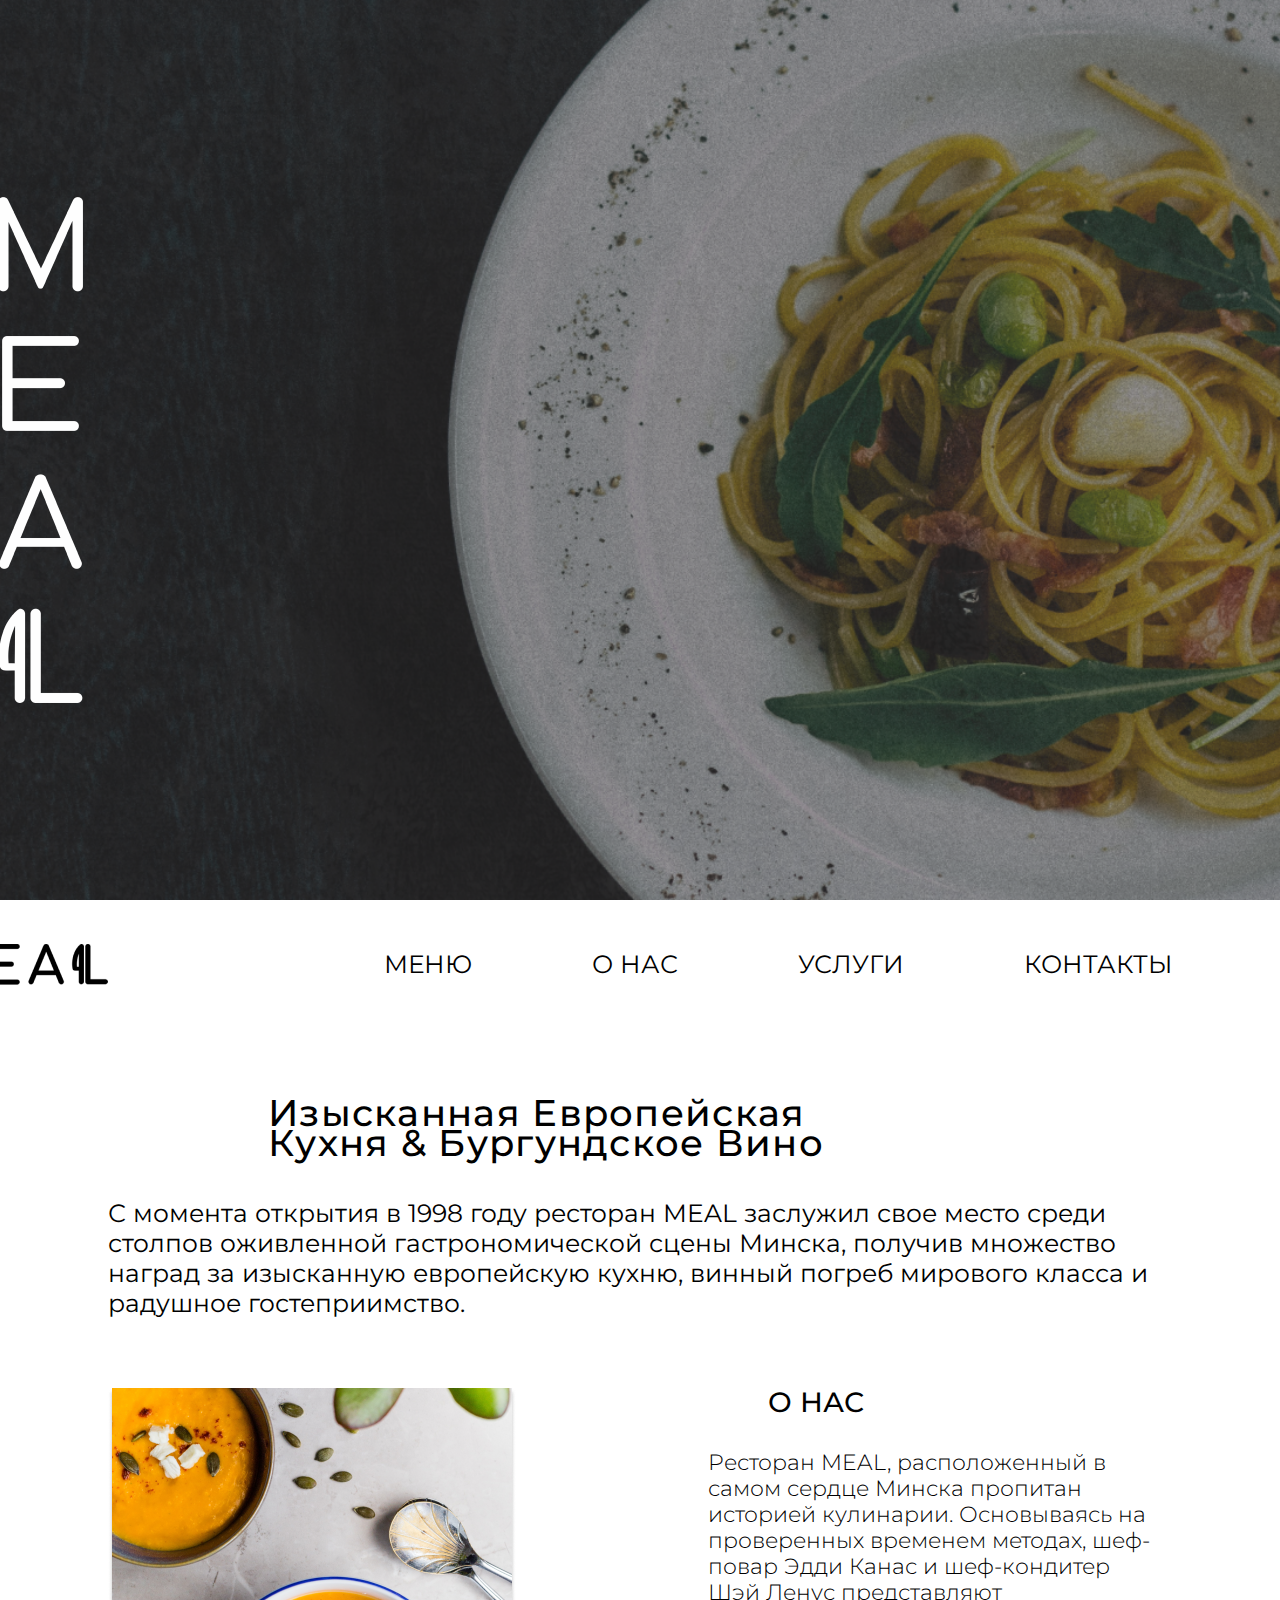
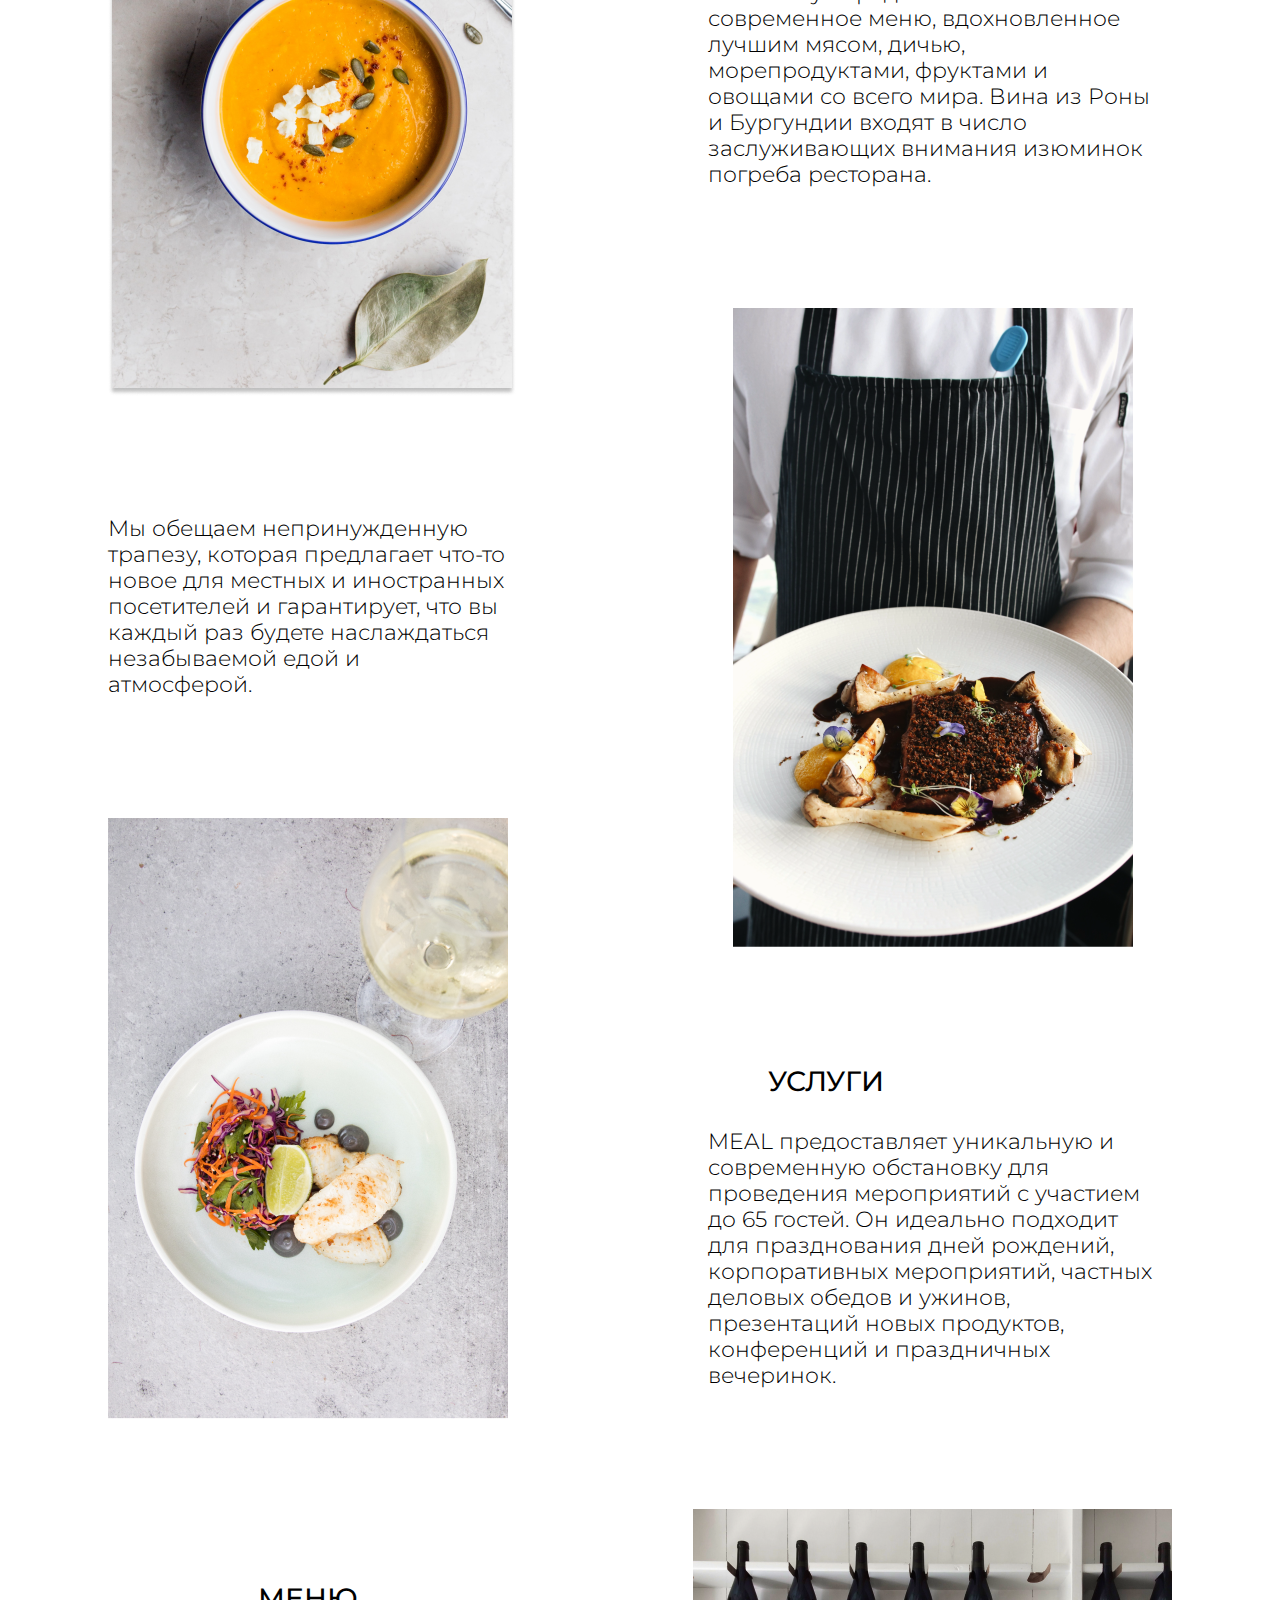
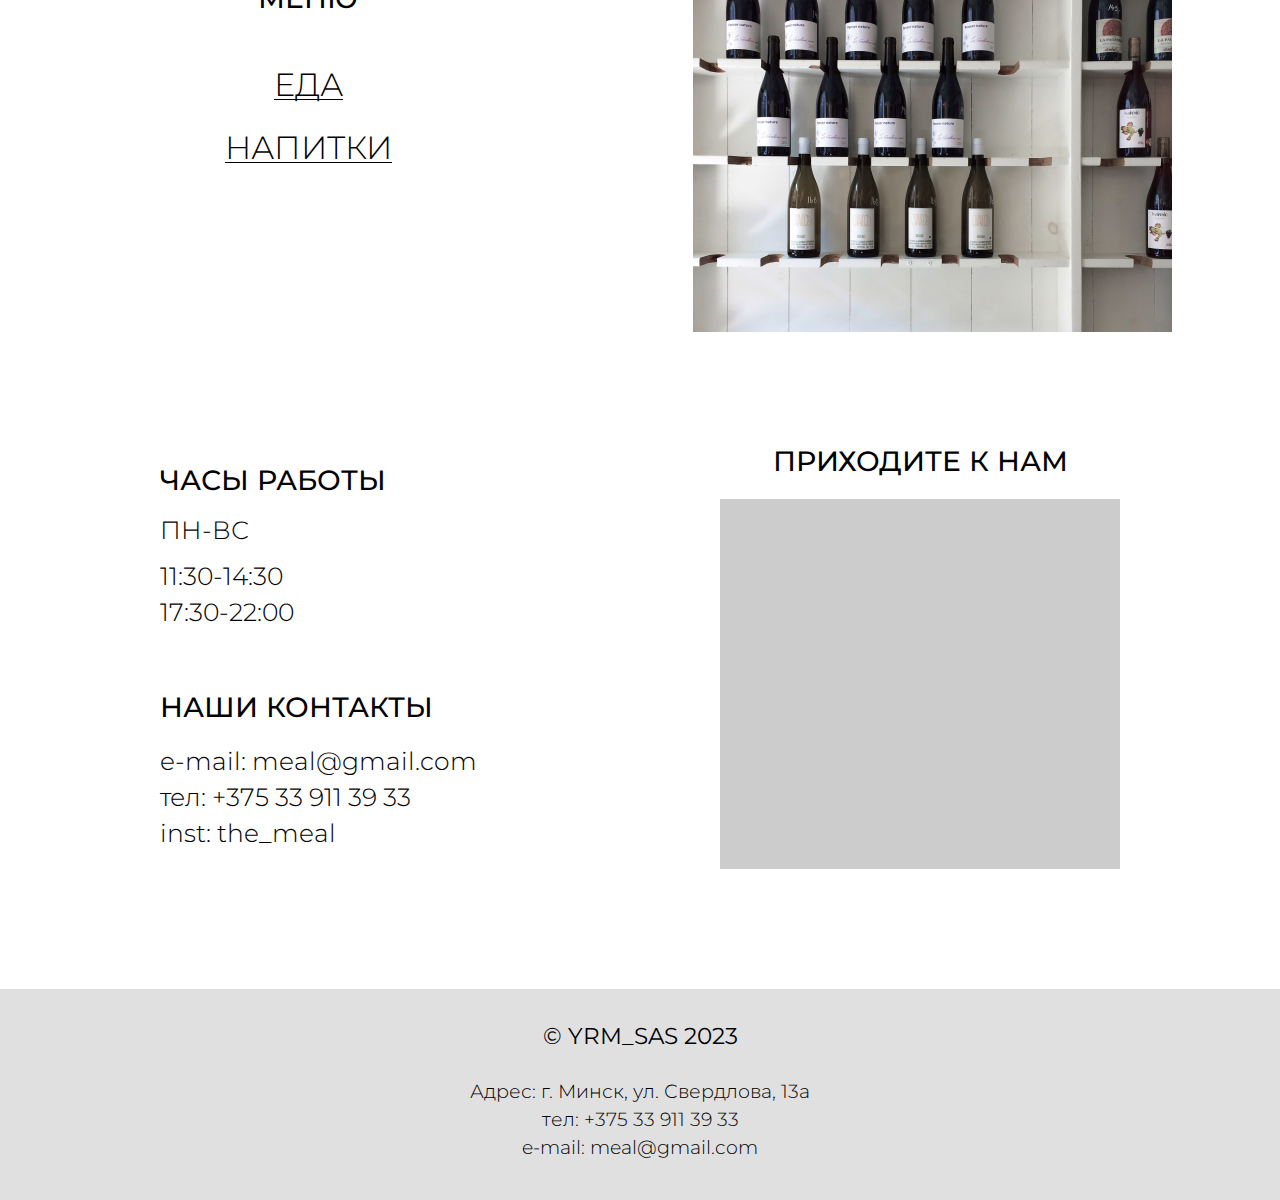
<file: classic/index.html>
<html lang="ru">
  <head>
    <meta charset="UTF-8" />
    <meta http-equiv="X-UA-Compatible" content="IE=edge" />
    <meta name="viewport" content="width=device-width, initial-scale=1.0" />
    <title>Meal</title>

    <link rel="preconnect" href="https://fonts.googleapis.com" />
    <link rel="preconnect" href="https://fonts.gstatic.com" crossorigin />
    <link
      href="https://fonts.googleapis.com/css2?family=Montserrat:wght@300;400;500;600;700&display=swap"
      rel="stylesheet"
    />
    <link rel="stylesheet" href="./css/style.css" />
  </head>
  <body>
    <div class="welcome">
      <img src="./img/welcome-logo.png" class="welcome__logo" alt="" />
    </div>
    <header class="header">
      <div class="container">
        <div class="header__main">
          <a href="" class="header__logo">
            <img src="./img/header-logo.png" alt="" />
          </a>
          <a href="./index.html#menu" class="header__link">МЕНЮ</a>
          <a href="./index.html#about" class="header__link">О НАС</a>
          <a href="./index.html#advantage" class="header__link">УСЛУГИ</a>
          <a href="./index.html#contact" class="header__link">КОНТАКТЫ</a>
        </div>
      </div>
    </header>
    <main>
      <div class="container">
        <div class="head">
          <h2 class="head__title">
            Изысканная европейская<br />
            Кухня & Бургундское вино
          </h2>
          <p class="head__desc">
            С момента открытия в 1998 году ресторан MEAL заслужил свое место
            среди столпов оживленной гастрономической сцены Минска, получив
            множество наград за изысканную европейскую кухню, винный погреб
            мирового класса и радушное гостеприимство.
          </p>
        </div>
        <div class="article">
          <div class="col-1">
            <img src="./img/about-1.png" alt="" />
            <div class="about__txt">
              Мы обещаем непринужденную трапезу, которая предлагает что-то новое
              для местных и иностранных посетителей и гарантирует, что вы каждый
              раз будете наслаждаться незабываемой едой и атмосферой.
            </div>
            <img src="./img/advantage-1.png" alt="" />
            <div id="menu" class="menu">
              <h2 class="menu__title">МЕНЮ</h2>
              <nav class="menu__list">
                <a href="" class="menu__link">ЕДА</a>
                <a href="" class="menu__link">НАПИТКИ</a>
              </nav>
            </div>
          </div>
          <div class="col-2">
            <div class="about">
              <h2 id="about" class="about__title">О НАС</h2>
              <div class="about__desc">
                Ресторан MEAL, расположенный в самом сердце Минска пропитан
                историей кулинарии. Основываясь на проверенных временем методах,
                шеф-повар Эдди Канас и шеф-кондитер Шэй Ленус представляют
                современное меню, вдохновленное лучшим мясом, дичью,
                морепродуктами, фруктами и овощами со всего мира. Вина из Роны и
                Бургундии входят в число заслуживающих внимания изюминок погреба
                ресторана.
              </div>
            </div>
            <img src="./img/about-2.png" alt="" />
            <div class="about" id="advantage">
              <h2 class="about__title">УСЛУГИ</h2>
              <div class="about__desc">
                MEAL предоставляет уникальную и современную обстановку для
                проведения мероприятий с участием до 65 гостей. Он идеально
                подходит для празднования дней рождений, корпоративных
                мероприятий, частных деловых обедов и ужинов, презентаций новых
                продуктов, конференций и праздничных вечеринок.
              </div>
            </div>
            <img src="./img/menu-1.png" alt="" />
          </div>
        </div>
        <div class="contact" id="contact">
          <div class="contact__info">
            <div class="contact__block">
              <div class="contact__title">ЧАСЫ РАБОТЫ</div>
              <div class="contact__subtitle">ПН-ВС</div>
              <div class="contact__item">11:30-14:30</div>
              <div class="contact__item">17:30-22:00</div>
            </div>
            <div class="contact__block">
              <div class="contact__title">НАШИ КОНТАКТЫ</div>
              <div class="contact__item">
                e-mail: <a href="mailto:meal@gmail.com">meal@gmail.com</a>
              </div>
              <div class="contact__item">
                тел: <a href="tel:375339113933">+375 33 911 39 33</a>
              </div>
              <div class="contact__item">inst: the_meal</div>
            </div>
          </div>
          <div class="contact__map">
            <div class="contact__map-title">ПРИХОДИТЕ К НАМ</div>
            <iframe
              src="https://www.google.com/maps/embed?pb=!1m18!1m12!1m3!1d2351.27843546871!2d27.556690815859046!3d53.891254880096824!2m3!1f0!2f0!3f0!3m2!1i1024!2i768!4f13.1!3m3!1m2!1s0x46dbcfdb12398d2d%3A0xda87e12c7d16133f!2z0JHQtdC70L7RgNGD0YHRgdC60LjQuSDQs9C-0YHRg9C00LDRgNGB0YLQstC10L3QvdGL0Lkg0YLQtdGF0L3QvtC70L7Qs9C40YfQtdGB0LrQuNC5INGD0L3QuNCy0LXRgNGB0LjRgtC10YI!5e0!3m2!1sru!2sby!4v1670428840375!5m2!1sru!2sby"
              width="400"
              height="370"
              style="border: 0"
              allowfullscreen=""
              loading="lazy"
              referrerpolicy="no-referrer-when-downgrade"
            ></iframe>
          </div>
        </div>
      </div>
    </main>
    <footer class="footer">
      <div class="container">
        <div class="footer__main">
          <div class="footer__copyright">© YRM_SAS 2023</div>
          <div class="footer__link">Адрес: г. Минск, ул. Свердлова, 13а</div>
          <div class="footer__link">
            тел: <a href="tel:375339113933">+375 33 911 39 33</a>
          </div>
          <div class="footer__link">
            e-mail: <a href="mailto:meal@gmail.com">meal@gmail.com</a>
          </div>
        </div>
      </div>
    </footer>
  </body>
</html>
</file>
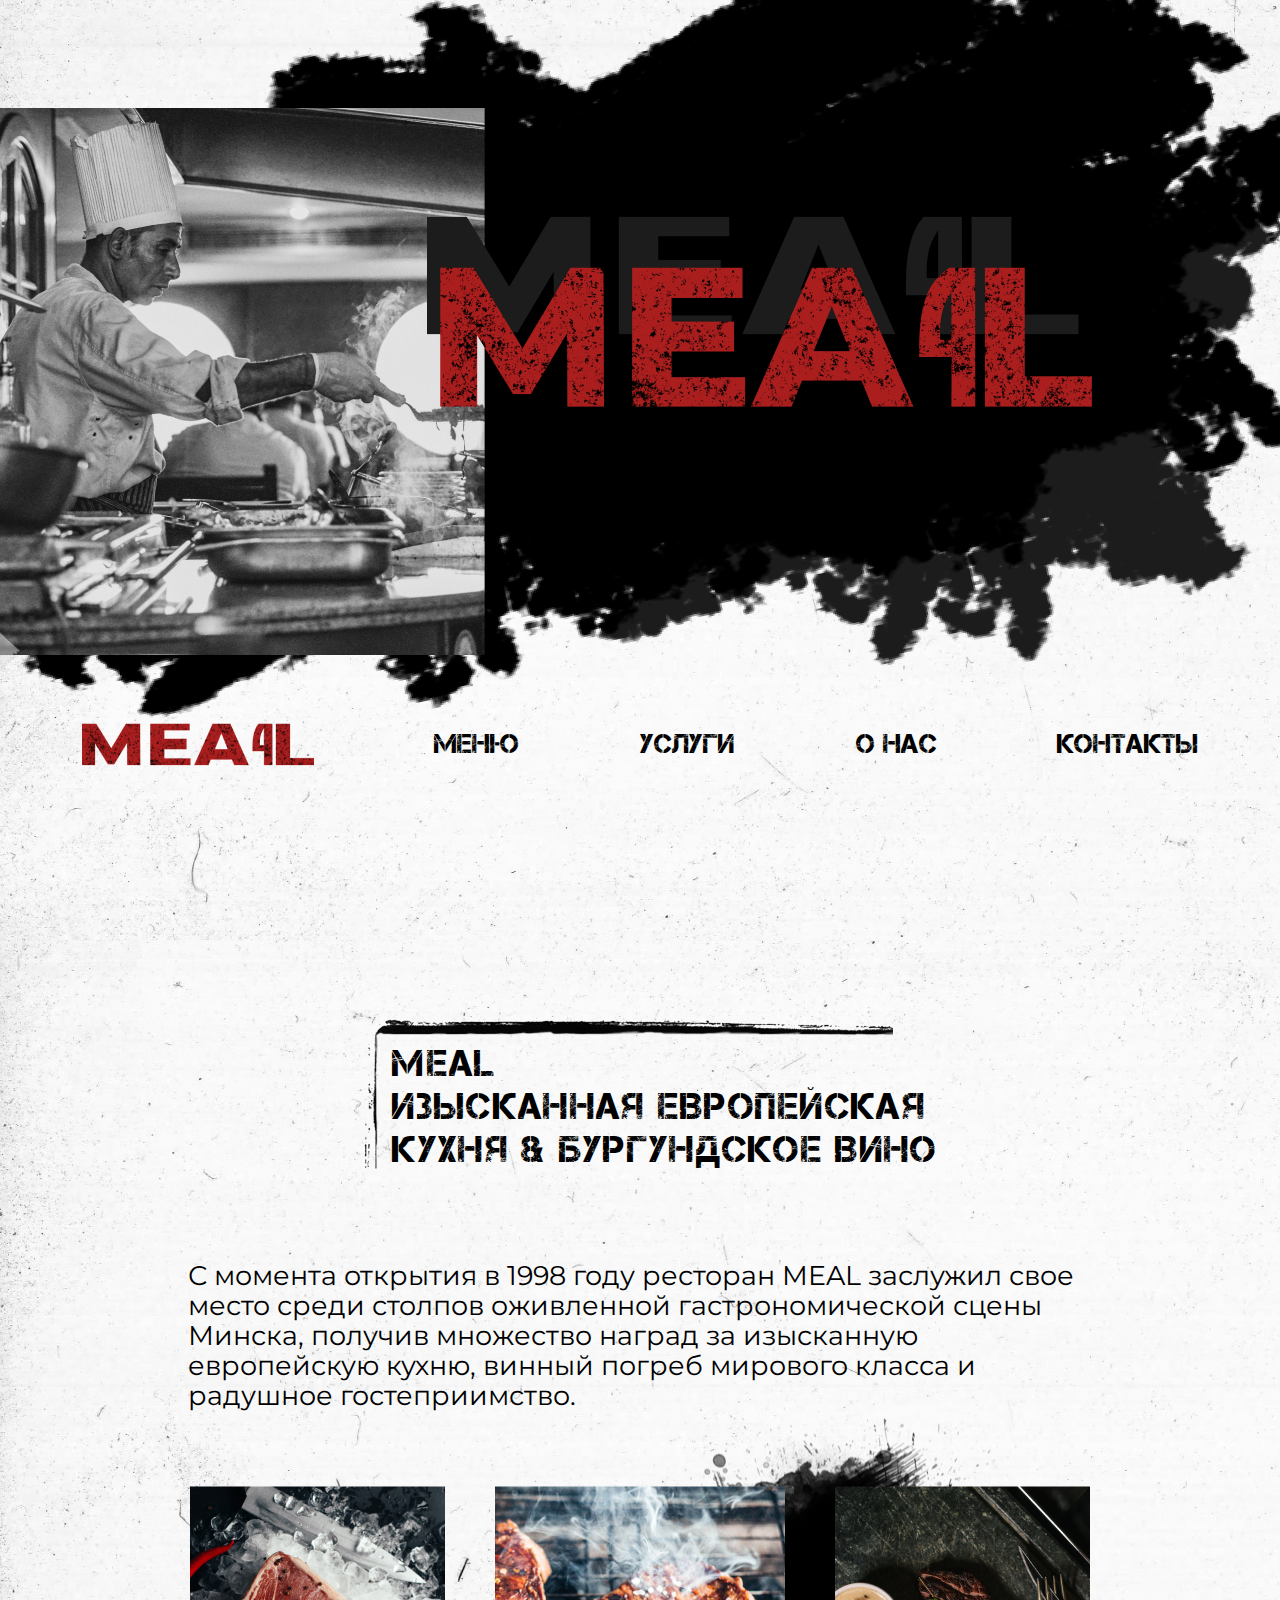
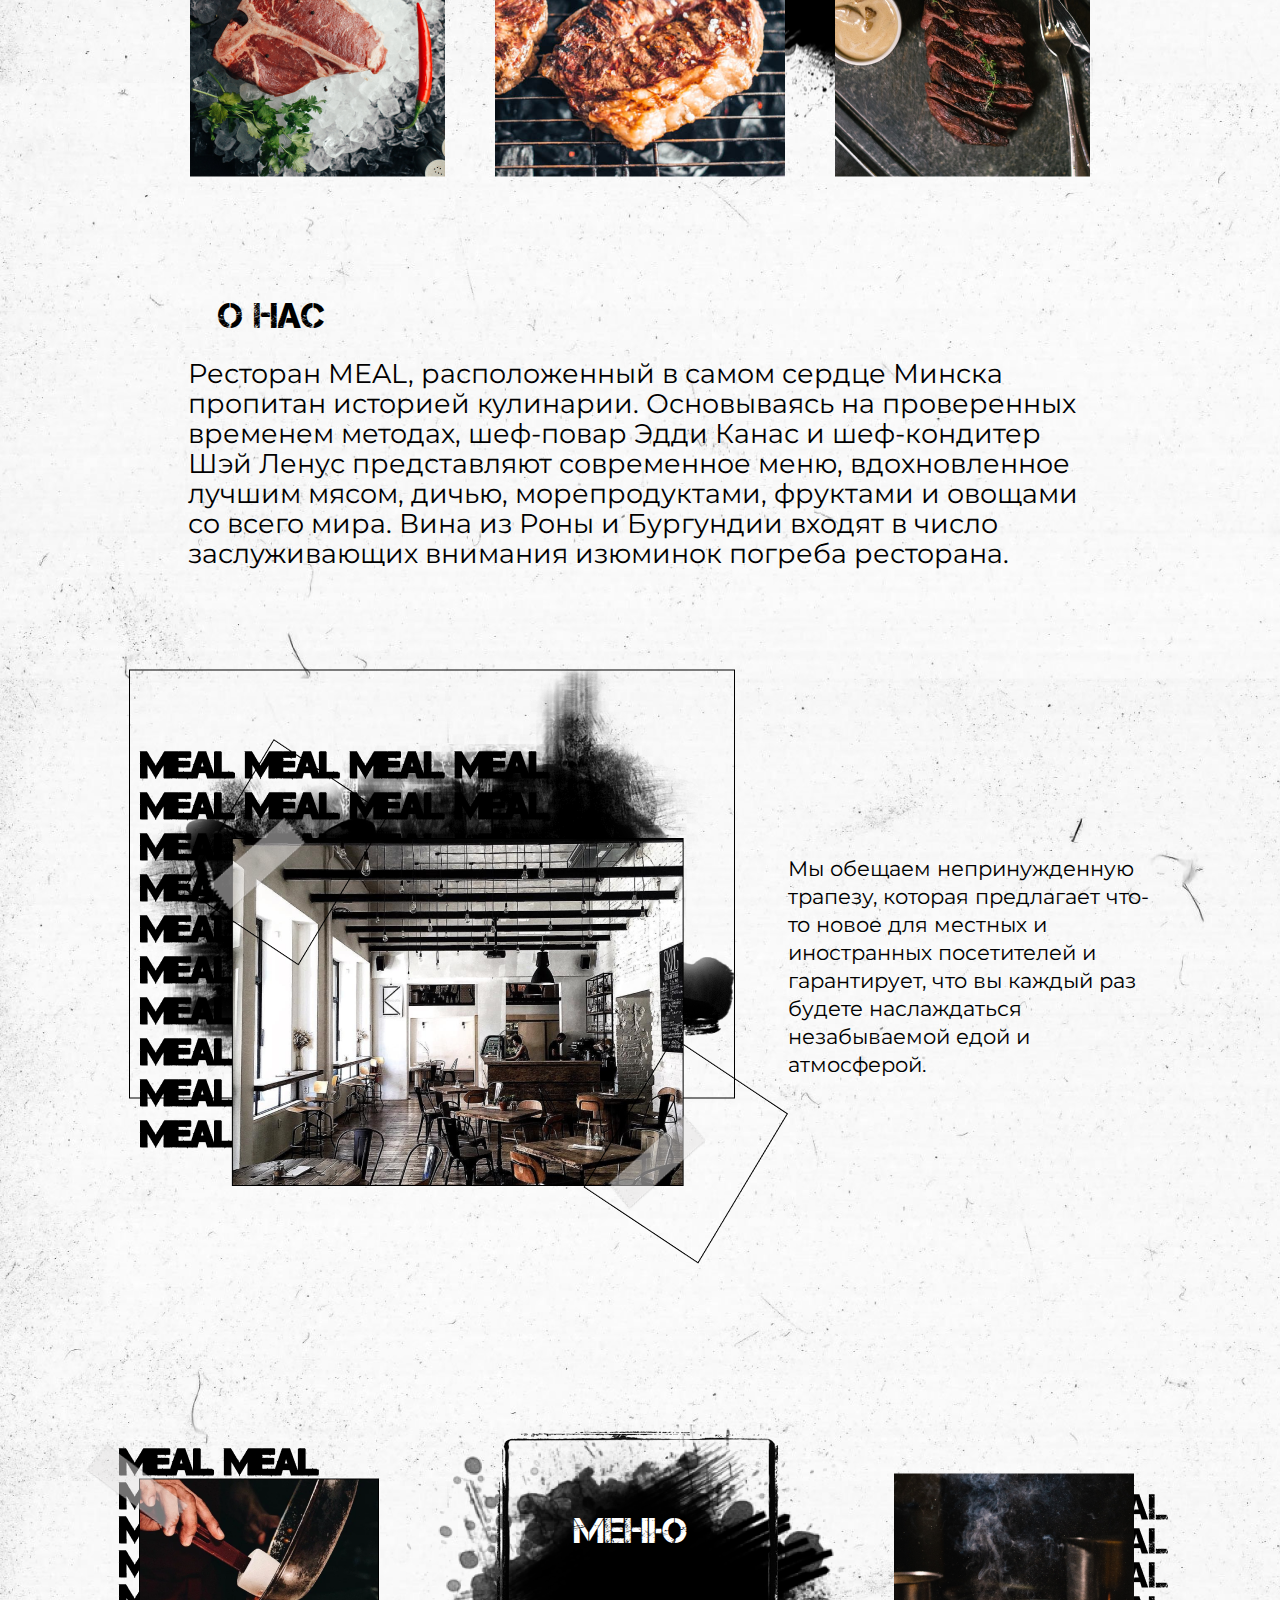
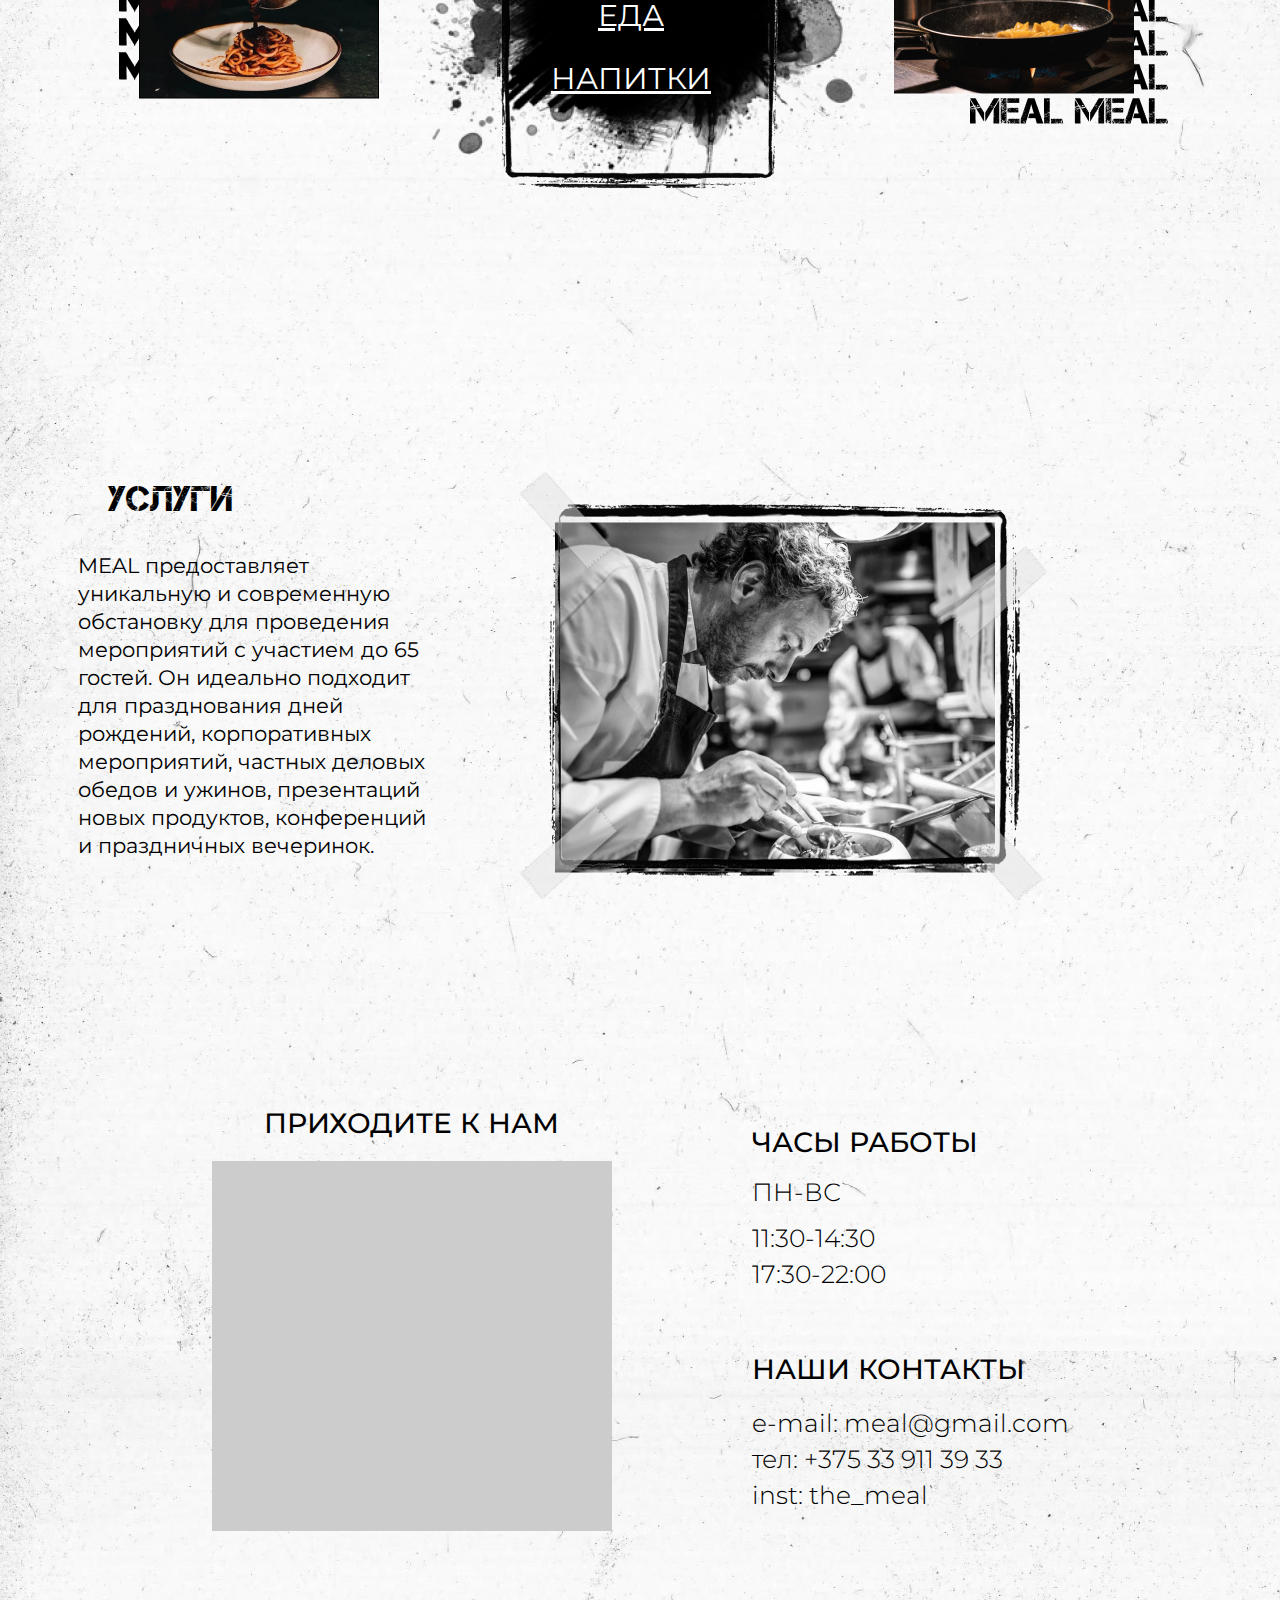
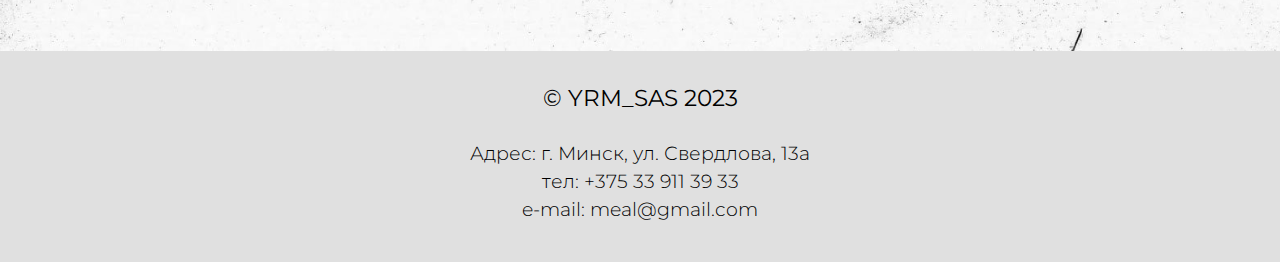
<file: grunge/index.html>
<html lang="ru">
  <head>
    <meta charset="UTF-8" />
    <meta http-equiv="X-UA-Compatible" content="IE=edge" />
    <meta name="viewport" content="width=device-width, initial-scale=1.0" />
    <title>Meal</title>

    <link rel="stylesheet" href="./css/style.css" />
    <link rel="preconnect" href="https://fonts.googleapis.com" />
    <link rel="preconnect" href="https://fonts.gstatic.com" crossorigin />
    <link
      href="https://fonts.googleapis.com/css2?family=Montserrat:wght@300;400;500;600&display=swap"
      rel="stylesheet"
    />
  </head>
  <body>
    <div class="welcome">
      <img src="./img/welcome-img.png" alt="" />
    </div>
    <header class="header">
      <a src="" class="header__logo">
        <img src="./img/header-logo.png" alt="" />
      </a>
      <a href="" class="header__link">МЕНЮ</a>
      <a href="" class="header__link">УСЛУГИ</a>
      <a href="" class="header__link">О НАС</a>
      <a href="" class="header__link">КОНТАКТЫ</a>
    </header>
    <div class="banner">
      MEAL<br />
      Изысканная европейская<br />
      кухня & Бургундское вино
    </div>
    <article class="article">
      С момента открытия в 1998 году ресторан MEAL заслужил свое место среди
      столпов оживленной гастрономической сцены Минска, получив множество наград
      за изысканную европейскую кухню, винный погреб мирового класса и радушное
      гостеприимство.
    </article>
    <div class="gallery">
      <img src="./img/pyatno.png" alt="" />
      <div class="gallery__list">
        <div class="gallery__item">
          <img src="./img/gallery-1.png" alt="" />
        </div>
        <div class="gallery__item">
          <img src="./img/gallery-2.png" alt="" />
        </div>
        <div class="gallery__item">
          <img src="./img/gallery-3.png" alt="" />
        </div>
        <div class="gallery__item">
          <img src="./img/gallery-1.png" alt="" />
        </div>
        <div class="gallery__item">
          <img src="./img/gallery-2.png" alt="" />
        </div>
        <div class="gallery__item">
          <img src="./img/gallery-3.png" alt="" />
        </div>
        <div class="gallery__item">
          <img src="./img/gallery-1.png" alt="" />
        </div>
        <div class="gallery__item">
          <img src="./img/gallery-2.png" alt="" />
        </div>
        <div class="gallery__item">
          <img src="./img/gallery-3.png" alt="" />
        </div>
      </div>
    </div>
    <article class="article">
      <span class="article-title">О НАС</span>
      Ресторан MEAL, расположенный в самом сердце Минска пропитан историей
      кулинарии. Основываясь на проверенных временем методах, шеф-повар Эдди
      Канас и шеф-кондитер Шэй Ленус представляют современное меню,
      вдохновленное лучшим мясом, дичью, морепродуктами, фруктами и овощами со
      всего мира. Вина из Роны и Бургундии входят в число заслуживающих внимания
      изюминок погреба ресторана.
    </article>
    <div class="abott">
      <div class="about__img">
        <img src="./img/about-img.png" alt="" />
      </div>
      <div class="about__txt">
        Мы обещаем непринужденную трапезу, которая предлагает что-то новое для
        местных и иностранных посетителей и гарантирует, что вы каждый раз
        будете наслаждаться незабываемой едой и атмосферой.
      </div>
    </div>
    <div class="menu">
      <div class="menu__row">
        <div class="menu__col">
          <img src="./img/menu-col-1.png" alt="" />
        </div>
        <div class="menu__col-2">
          <h2 class="nav__title">МЕНЮ</h2>
          <div class="nav">
            <a href="" class="nav-link">ЕДА</a>
            <a href="" class="nav-link">НАПИТКИ</a>
          </div>
        </div>
        <div class="menu__col">
          <img src="./img/menu-col-2.png" alt="" />
        </div>
      </div>
    </div>
    <div class="abott abott__reverse">
      <div class="about__img">
        <img src="./img/pict-1.png" alt="" />
      </div>
      <div class="about__txt">
        <h3 class="about__h3">УСЛУГИ</h3>
        MEAL предоставляет уникальную и современную обстановку для проведения
        мероприятий с участием до 65 гостей. Он идеально подходит для
        празднования дней рождений, корпоративных мероприятий, частных деловых
        обедов и ужинов, презентаций новых продуктов, конференций и праздничных
        вечеринок.
      </div>
    </div>
    <div class="contact contact-reverse" id="contact">
      <div class="contact__info">
        <div class="contact__block">
          <div class="contact__title">ЧАСЫ РАБОТЫ</div>
          <div class="contact__subtitle">ПН-ВС</div>
          <div class="contact__item">11:30-14:30</div>
          <div class="contact__item">17:30-22:00</div>
        </div>
        <div class="contact__block">
          <div class="contact__title">НАШИ КОНТАКТЫ</div>
          <div class="contact__item">
            e-mail: <a href="mailto:meal@gmail.com">meal@gmail.com</a>
          </div>
          <div class="contact__item">
            тел: <a href="tel:375339113933">+375 33 911 39 33</a>
          </div>
          <div class="contact__item">inst: the_meal</div>
        </div>
      </div>
      <div class="contact__map" id="contact">
        <div class="contact__map-title">ПРИХОДИТЕ К НАМ</div>
        <iframe
          src="https://www.google.com/maps/embed?pb=!1m18!1m12!1m3!1d2351.27843546871!2d27.556690815859046!3d53.891254880096824!2m3!1f0!2f0!3f0!3m2!1i1024!2i768!4f13.1!3m3!1m2!1s0x46dbcfdb12398d2d%3A0xda87e12c7d16133f!2z0JHQtdC70L7RgNGD0YHRgdC60LjQuSDQs9C-0YHRg9C00LDRgNGB0YLQstC10L3QvdGL0Lkg0YLQtdGF0L3QvtC70L7Qs9C40YfQtdGB0LrQuNC5INGD0L3QuNCy0LXRgNGB0LjRgtC10YI!5e0!3m2!1sru!2sby!4v1670428840375!5m2!1sru!2sby"
          width="400"
          height="370"
          style="border: 0"
          allowfullscreen=""
          loading="lazy"
          referrerpolicy="no-referrer-when-downgrade"
        ></iframe>
      </div>
    </div>
    <footer class="footer">
      <div class="container">
        <div class="footer__main">
          <div class="footer__copyright">© YRM_SAS 2023</div>
          <div class="footer__link">Адрес: г. Минск, ул. Свердлова, 13а</div>
          <div class="footer__link">
            тел: <a href="tel:375339113933">+375 33 911 39 33</a>
          </div>
          <div class="footer__link">
            e-mail: <a href="mailto:meal@gmail.com">meal@gmail.com</a>
          </div>
        </div>
      </div>
    </footer>
  </body>
</html>
</file>
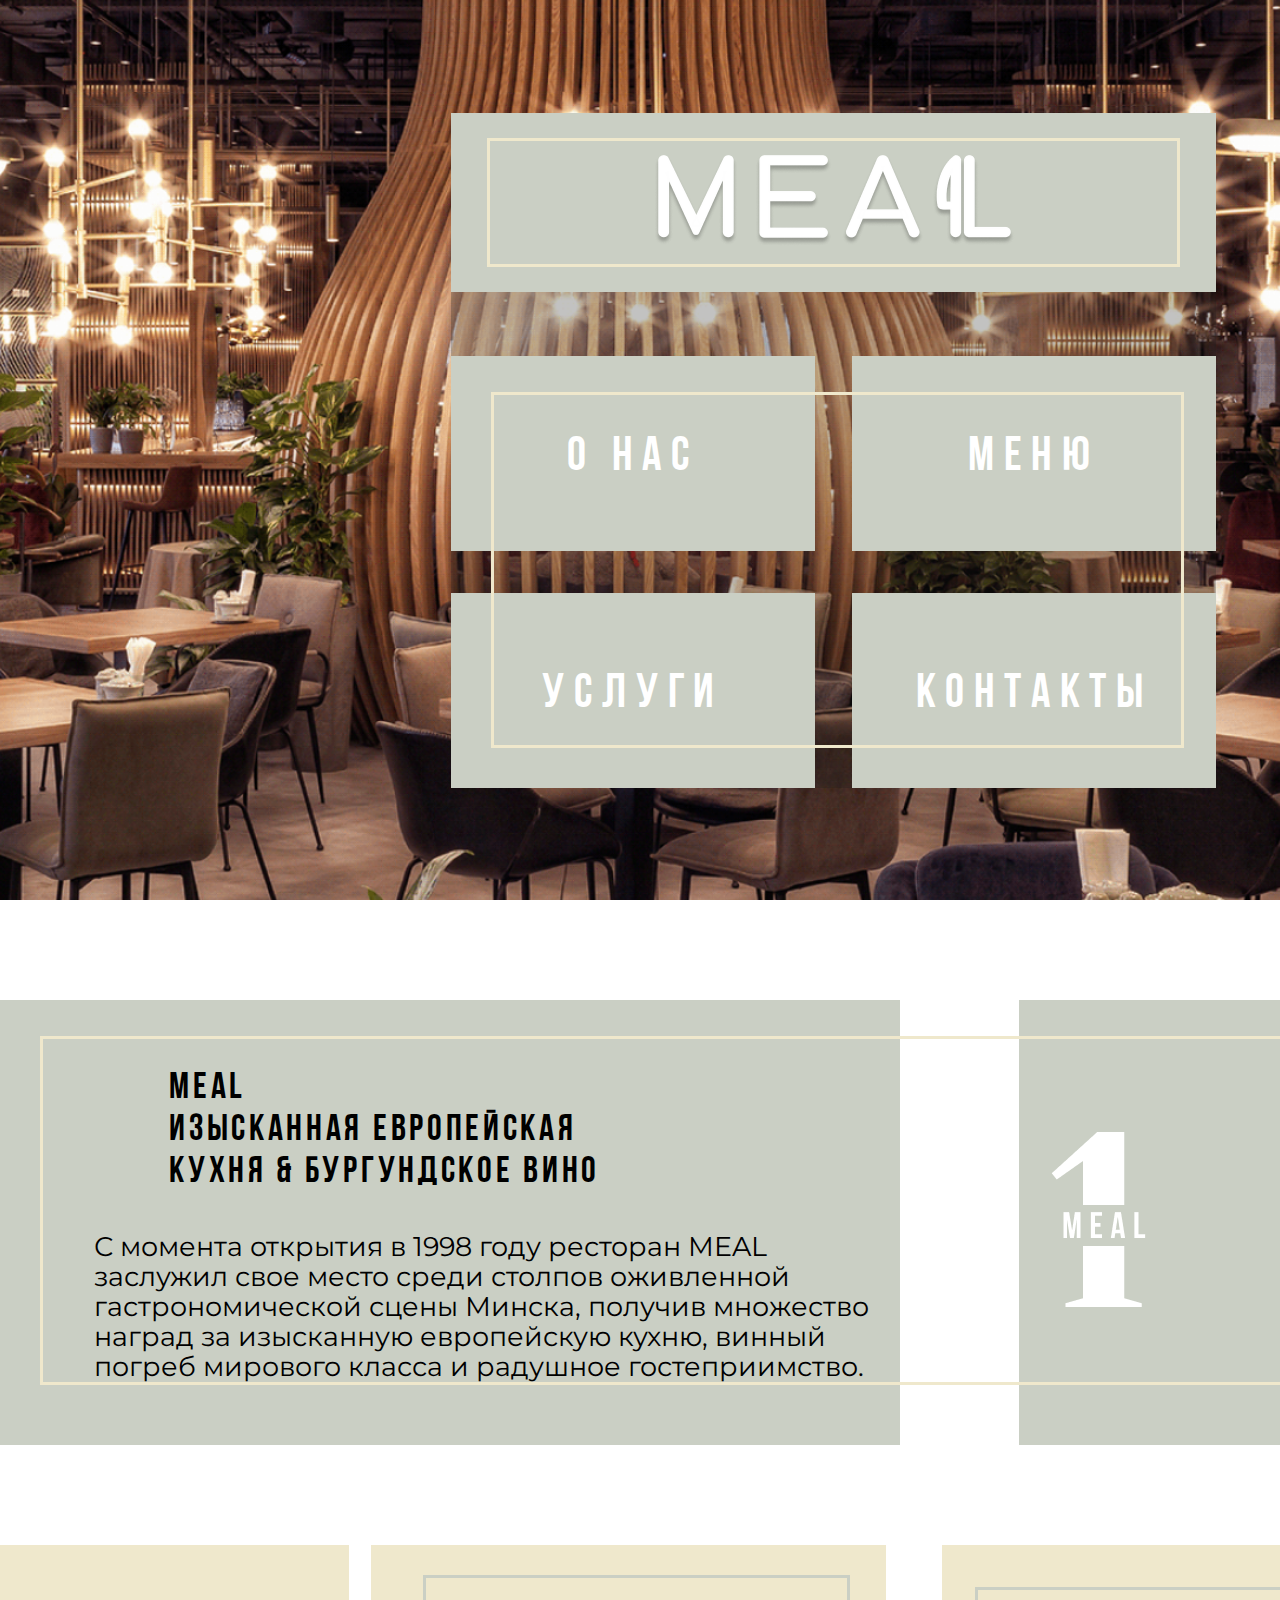
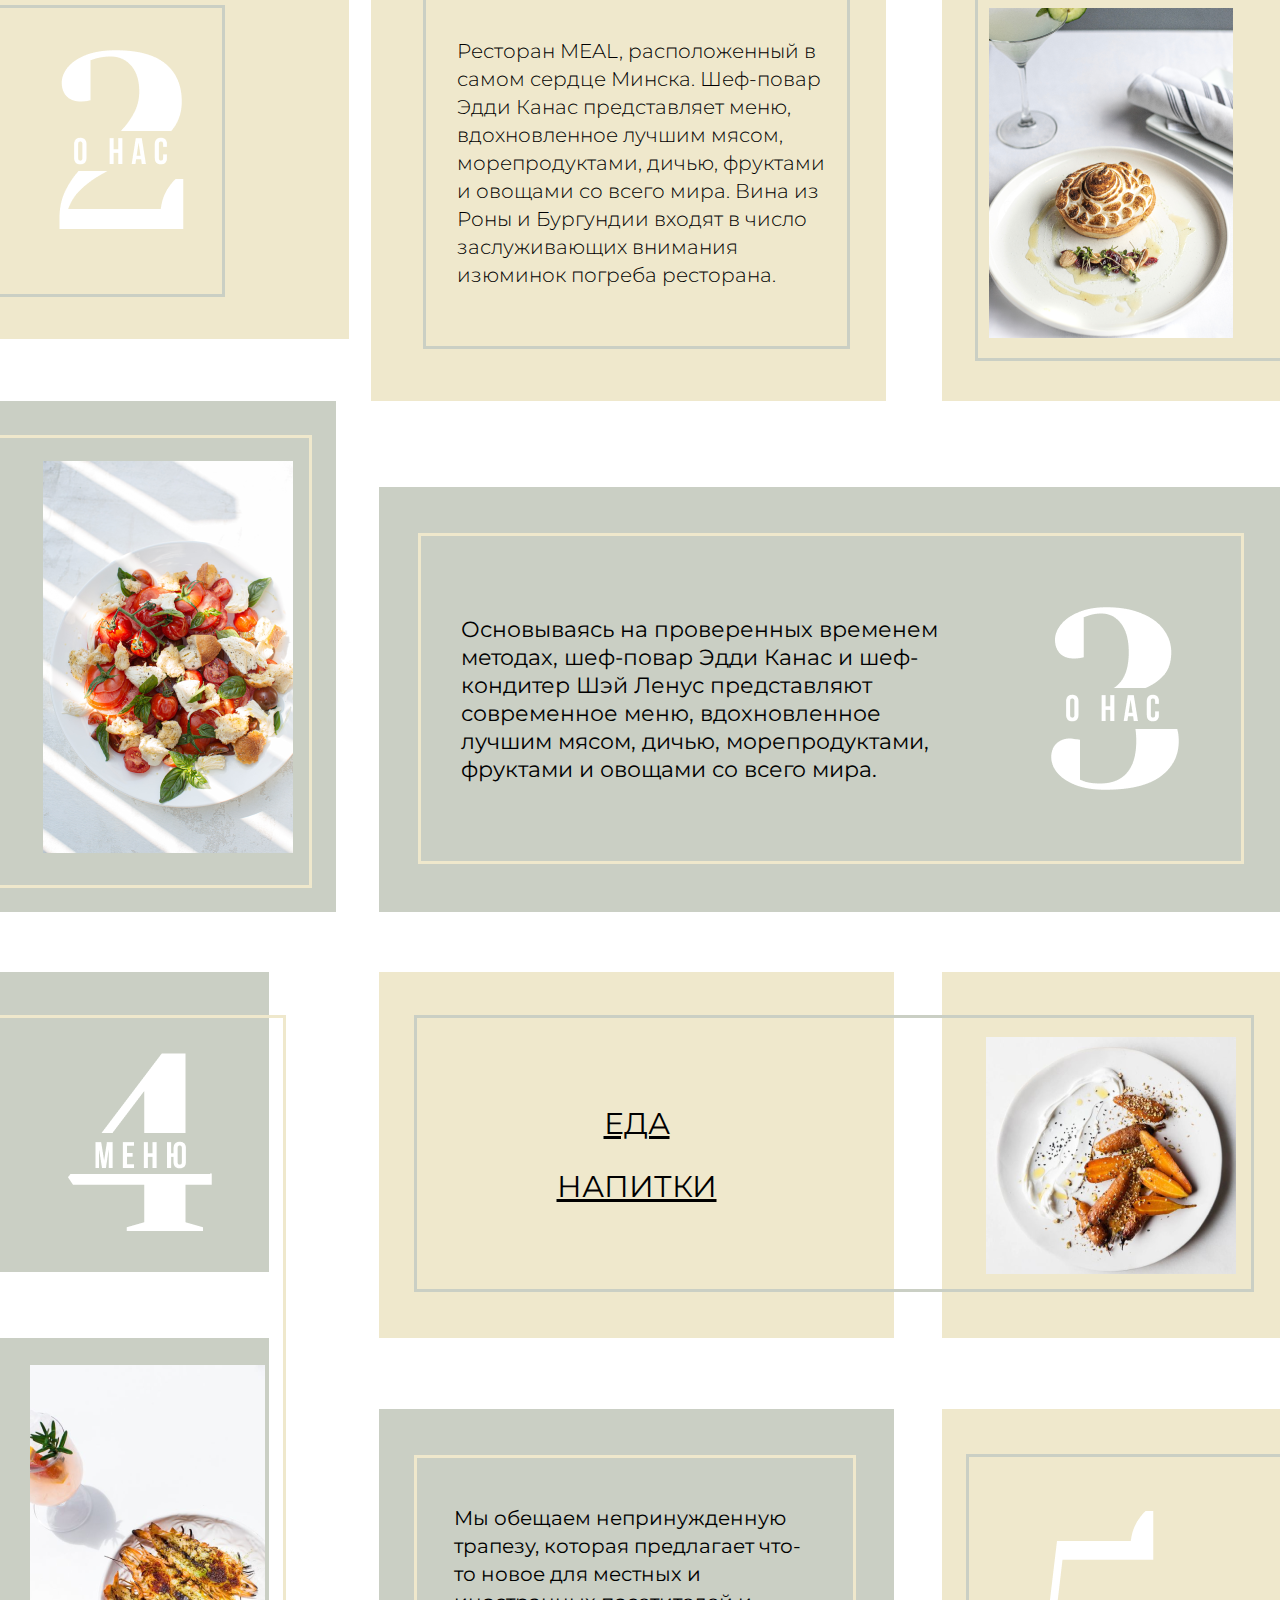
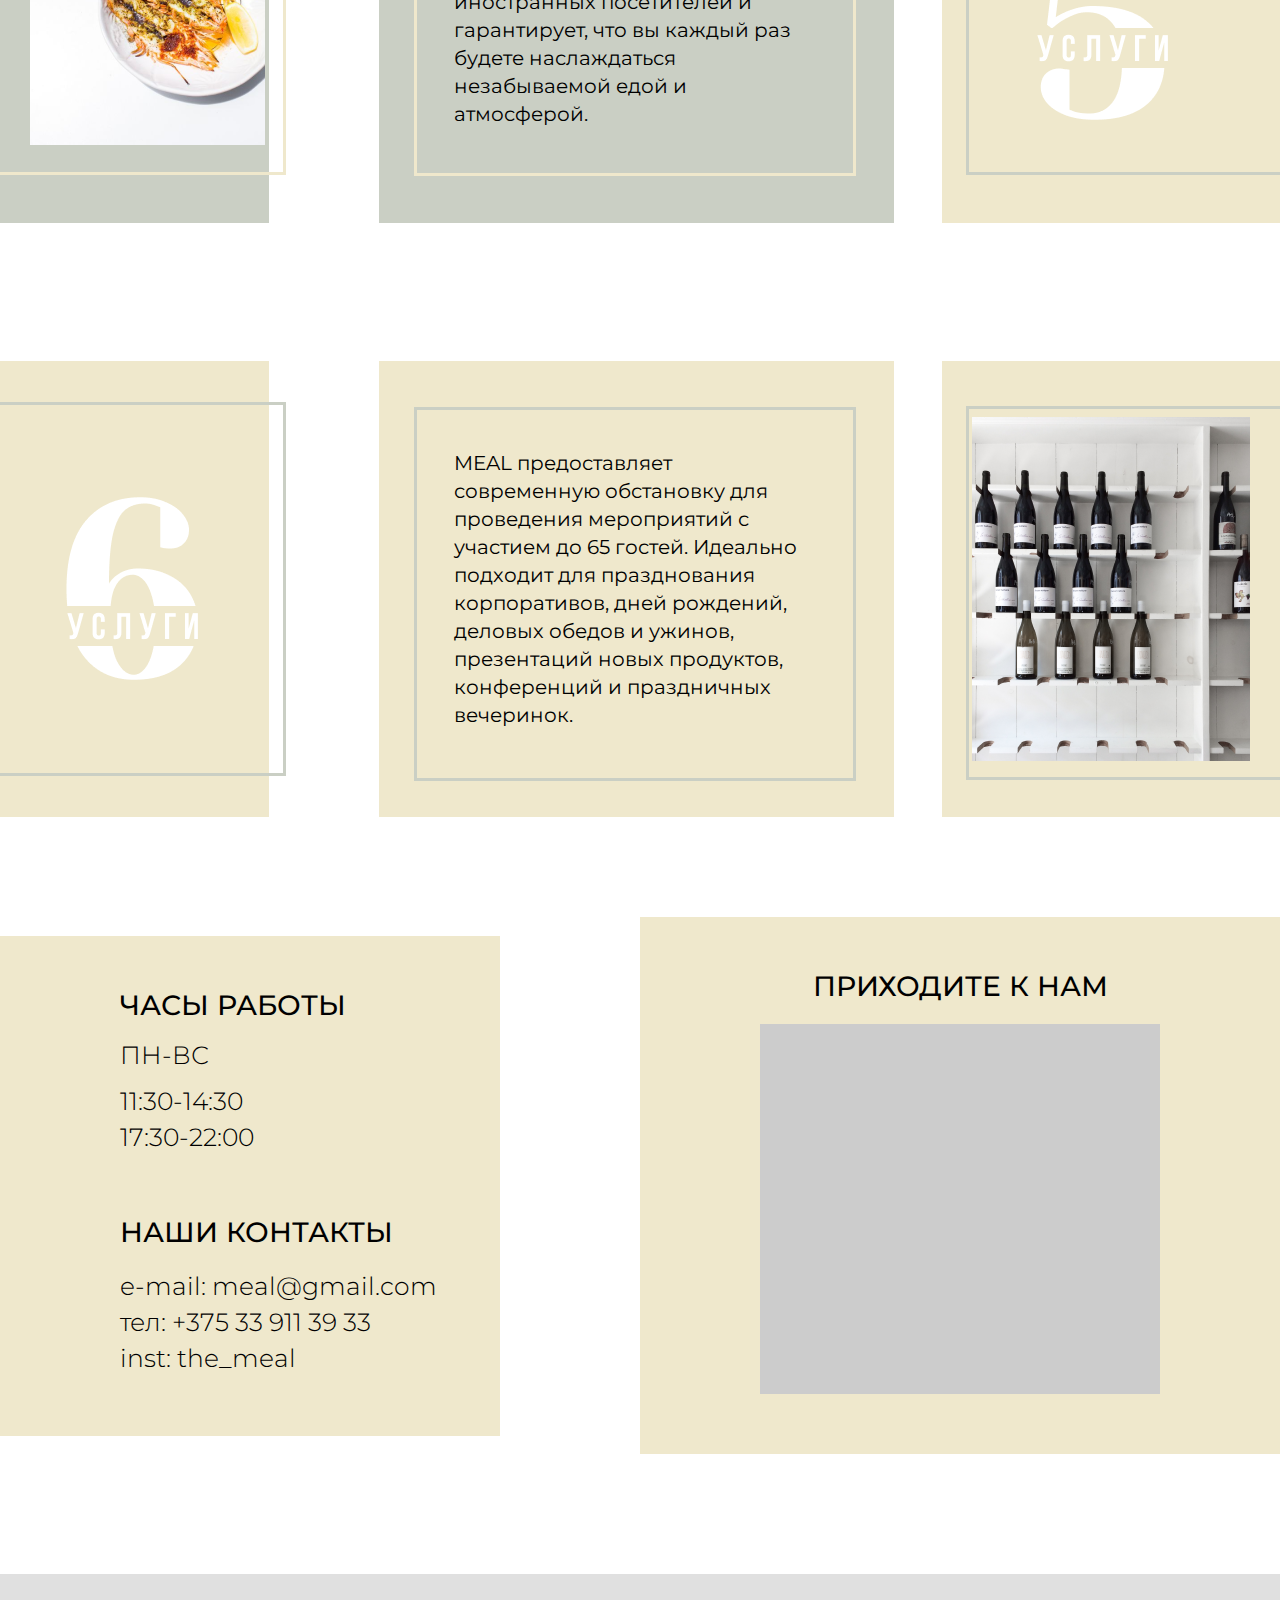
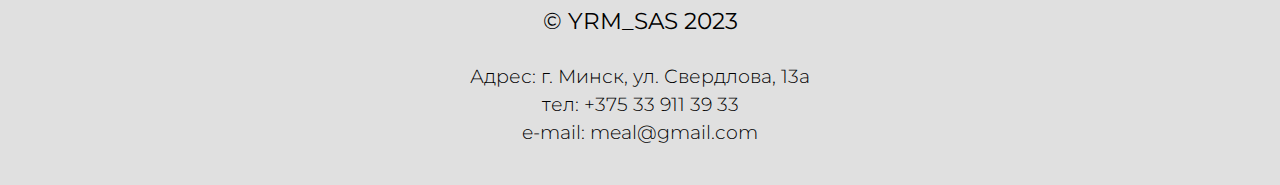
<file: metro/index.html>
<html lang="ru">
  <head>
    <meta charset="UTF-8" />
    <meta http-equiv="X-UA-Compatible" content="IE=edge" />
    <meta name="viewport" content="width=device-width, initial-scale=1.0" />
    <title>Meal</title>

    <link rel="stylesheet" href="./css/style.css" />
    <link rel="preconnect" href="https://fonts.googleapis.com" />
    <link rel="preconnect" href="https://fonts.gstatic.com" crossorigin />
    <link
      href="https://fonts.googleapis.com/css2?family=Montserrat:wght@300;400;500;600&display=swap"
      rel="stylesheet"
    />
  </head>
  <body>
    <div class="welcome">
      <header class="header">
        <div class="header__logo">
          <img src="./img/header__logo.png" alt="" />
          <img class="r" src="./img/r-1.png" alt="" />
        </div>
        <nav class="header__nav">
          <a href="" class="header__link">О НАС</a>
          <a href="" class="header__link">МЕНЮ</a>
          <a href="" class="header__link">УСЛУГИ</a>
          <a href="" class="header__link">КОНТАКТЫ</a>
          <img class="r" src="./img/r-2.png" alt="" />
        </nav>
      </header>
    </div>
    <div class="container">
      <div class="block-1">
        <div class="block__left">
          <h2 class="block__title">
            MEAL<br />
            Изысканная европейская<br />
            кухня & Бургундское вино
          </h2>
          <p class="block__paragraph">
            С момента открытия в 1998 году ресторан MEAL заслужил свое место
            среди столпов оживленной гастрономической сцены Минска, получив
            множество наград за изысканную европейскую кухню, винный погреб
            мирового класса и радушное гостеприимство.
          </p>
        </div>
        <div class="block__right">
          <img src="./img/block-img-1.png" alt="" />
        </div>
        <img src="./img/r-3.png" alt="" class="r" />
      </div>
      <div class="block-2">
        <div class="block-2__left">
          <img src="./img/block-img-2.png" alt="" />
          <img src="./img/r-4.png" alt="" class="r" />
        </div>
        <div class="block-2__right">
          <div class="block-2__col-1">
            <p class="block-2__txt">
              Ресторан MEAL, расположенный в самом сердце Минска. Шеф-повар Эдди
              Канас представляет меню, вдохновленное лучшим мясом,
              морепродуктами, дичью, фруктами и овощами со всего мира. Вина из
              Роны и Бургундии входят в число заслуживающих внимания изюминок
              погреба ресторана.
            </p>
            <img src="./img/r-5.png" alt="" class="r" />
          </div>
          <div class="block-2__col-2">
            <img src="./img/block-2-picture.png" alt="" />
            <img src="./img/r-6.png" alt="" class="r" />
          </div>
        </div>
      </div>
      <div class="block-3">
        <div class="block-3__left">
          <img src="./img/block-3-pict.png" alt="" />
          <img src="./img/r-7.png" alt="" class="r" />
        </div>
        <div class="block-3__right">
          <p class="block-3__parahraph">
            Основываясь на проверенных временем методах, шеф-повар Эдди Канас и
            шеф-кондитер Шэй Ленус представляют современное меню, вдохновленное
            лучшим мясом, дичью, морепродуктами, фруктами и овощами со всего
            мира.
          </p>
          <img src="./img/block-img-3.png" alt="" />
          <img src="./img/r-8.png" class="r" alt="" />
        </div>
      </div>
      <div class="col">
        <div class="col-1">
          <div class="col-1__block">
            <img src="./img/block-img-4.png" alt="" />
            <img src="./img/r-9.png" alt="" class="r" />
          </div>
          <div class="col-1__block-2">
            <img src="./img/col-1-block-2-img.png" alt="" />
          </div>
          <div class="col-1__bloc-03">
            <img src="./img/block-img-6.png" alt="" />
            <img src="./img/r-10.png" alt="" class="r" />
          </div>
        </div>
        <div class="col-2">
          <div class="col-2-2">
            <div class="col-2-2__block-1">
              <a href="" class="menu__link">ЕДА</a>
              <a href="" class="menu__link">НАПИТКИ</a>
              <img src="./img/r-11.png" alt="" class="r" />
            </div>
            <div class="col-2-2__block-2">
              <p class="menu__txt">
                Мы обещаем непринужденную трапезу, которая предлагает что-то
                новое для местных и иностранных посетителей и гарантирует, что
                вы каждый раз будете наслаждаться незабываемой едой и
                атмосферой.
              </p>
              <img src="./img/r-12.png" alt="" class="r" />
            </div>
            <div class="col-2-2__block-3">
              <p class="menu__txt">
                MEAL предоставляет современную обстановку для проведения
                мероприятий с участием до 65 гостей. Идеально подходит для
                празднования корпоративов, дней рождений, деловых обедов и
                ужинов, презентаций новых продуктов, конференций и праздничных
                вечеринок.
              </p>
              <img src="./img/r-13.png" alt="" class="r" />
            </div>
          </div>
          <div class="col-2-3">
            <div class="col-2-3__block-1">
              <img src="./img/col-3-block-1-img.png" alt="" />
            </div>
            <div class="col-2-3__block-2">
              <img src="./img/block-img-5.png" alt="" />
              <img src="./img/r-14.png" alt="" class="r" />
            </div>
            <div class="col-2-3__block-3">
              <img src="./img/col-3-block-3-img.png" alt="" />
              <img src="./img/r-15.png" alt="" class="r" />
            </div>
          </div>
        </div>
      </div>
    </div>
    <div class="contact" id="contact">
      <div class="contact__info">
        <div class="contact__block">
          <div class="contact__title">ЧАСЫ РАБОТЫ</div>
          <div class="contact__subtitle">ПН-ВС</div>
          <div class="contact__item">11:30-14:30</div>
          <div class="contact__item">17:30-22:00</div>
        </div>
        <div class="contact__block">
          <div class="contact__title">НАШИ КОНТАКТЫ</div>
          <div class="contact__item">
            e-mail: <a href="mailto:meal@gmail.com">meal@gmail.com</a>
          </div>
          <div class="contact__item">
            тел: <a href="tel:375339113933">+375 33 911 39 33</a>
          </div>
          <div class="contact__item">inst: the_meal</div>
        </div>
      </div>
      <div class="contact__map" id="contact">
        <div class="contact__map-title">ПРИХОДИТЕ К НАМ</div>
        <iframe
          src="https://www.google.com/maps/embed?pb=!1m18!1m12!1m3!1d2351.27843546871!2d27.556690815859046!3d53.891254880096824!2m3!1f0!2f0!3f0!3m2!1i1024!2i768!4f13.1!3m3!1m2!1s0x46dbcfdb12398d2d%3A0xda87e12c7d16133f!2z0JHQtdC70L7RgNGD0YHRgdC60LjQuSDQs9C-0YHRg9C00LDRgNGB0YLQstC10L3QvdGL0Lkg0YLQtdGF0L3QvtC70L7Qs9C40YfQtdGB0LrQuNC5INGD0L3QuNCy0LXRgNGB0LjRgtC10YI!5e0!3m2!1sru!2sby!4v1670428840375!5m2!1sru!2sby"
          width="400"
          height="370"
          style="border: 0"
          allowfullscreen=""
          loading="lazy"
          referrerpolicy="no-referrer-when-downgrade"
        ></iframe>
      </div>
    </div>
    <footer class="footer">
      <div class="container">
        <div class="footer__main">
          <div class="footer__copyright">© YRM_SAS 2023</div>
          <div class="footer__link">Адрес: г. Минск, ул. Свердлова, 13а</div>
          <div class="footer__link">
            тел: <a href="tel:375339113933">+375 33 911 39 33</a>
          </div>
          <div class="footer__link">
            e-mail: <a href="mailto:meal@gmail.com">meal@gmail.com</a>
          </div>
        </div>
      </div>
    </footer>
  </body>
</html>
</file>
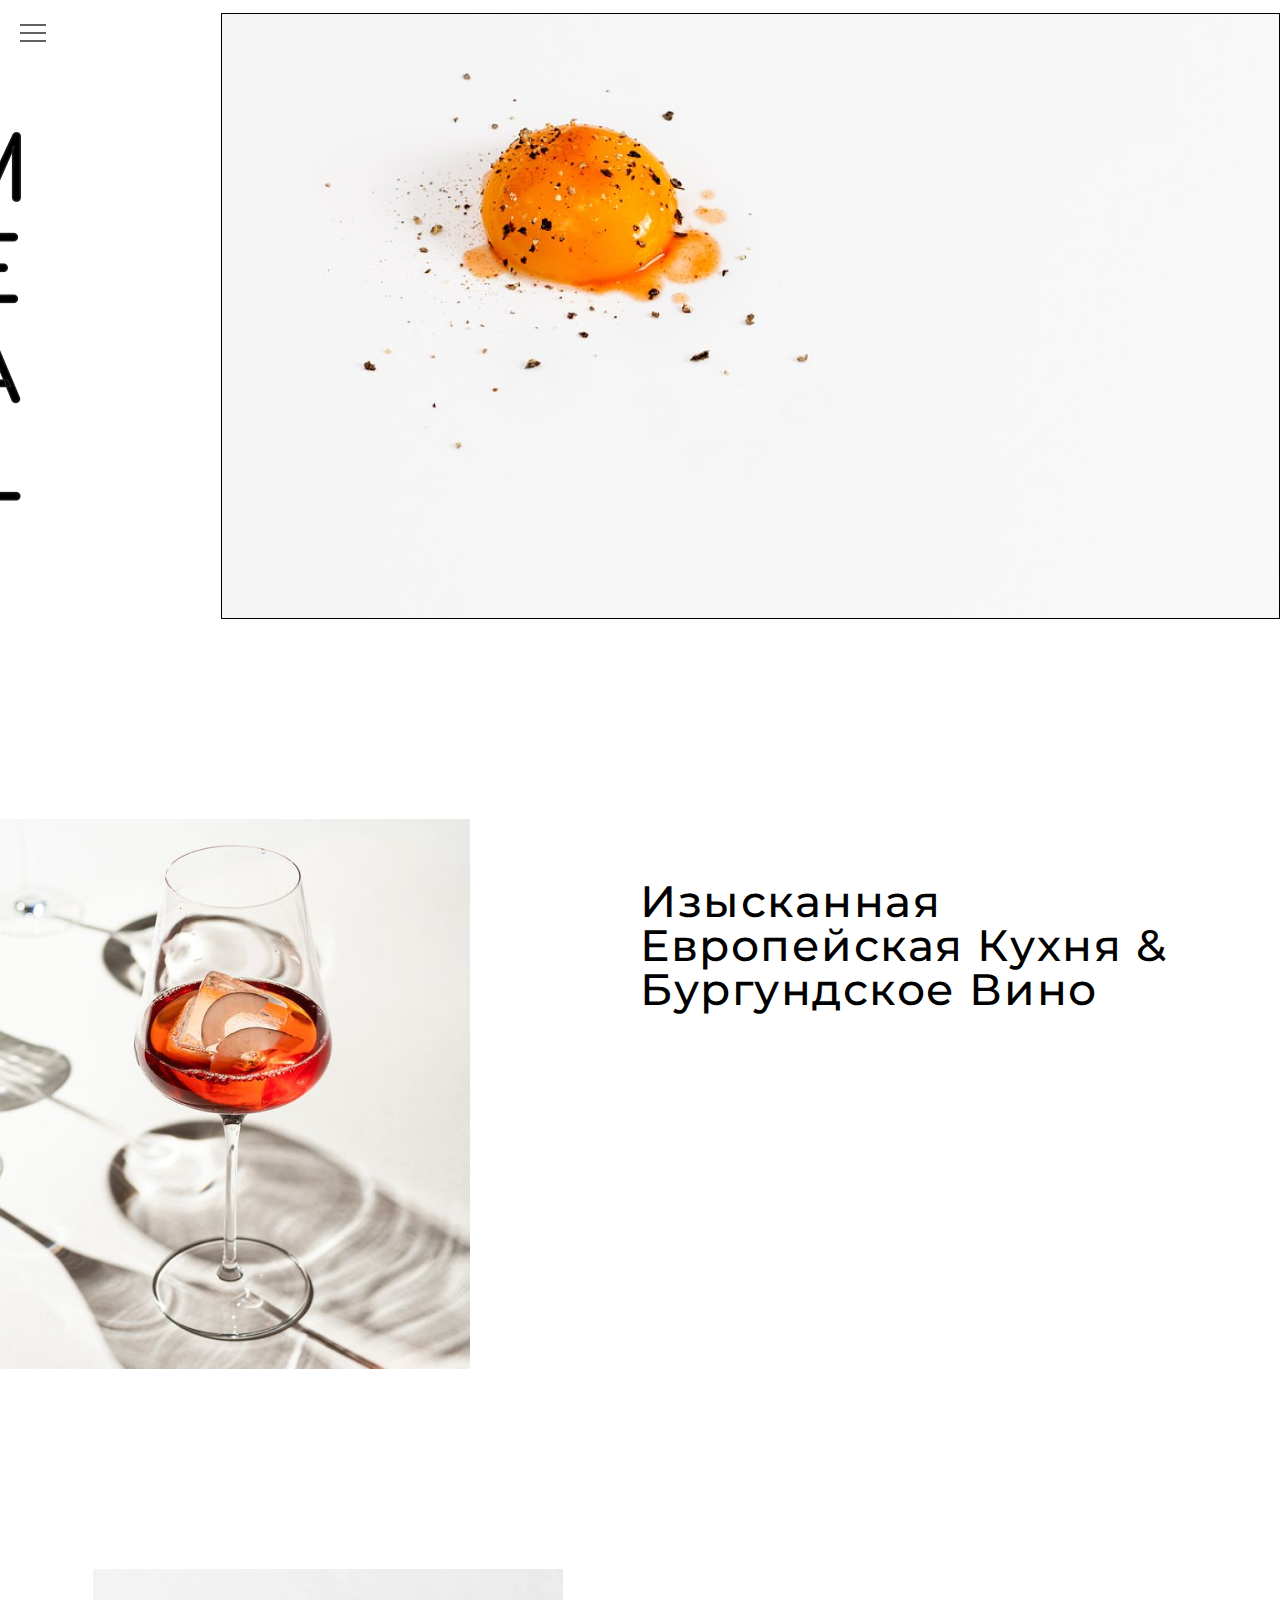
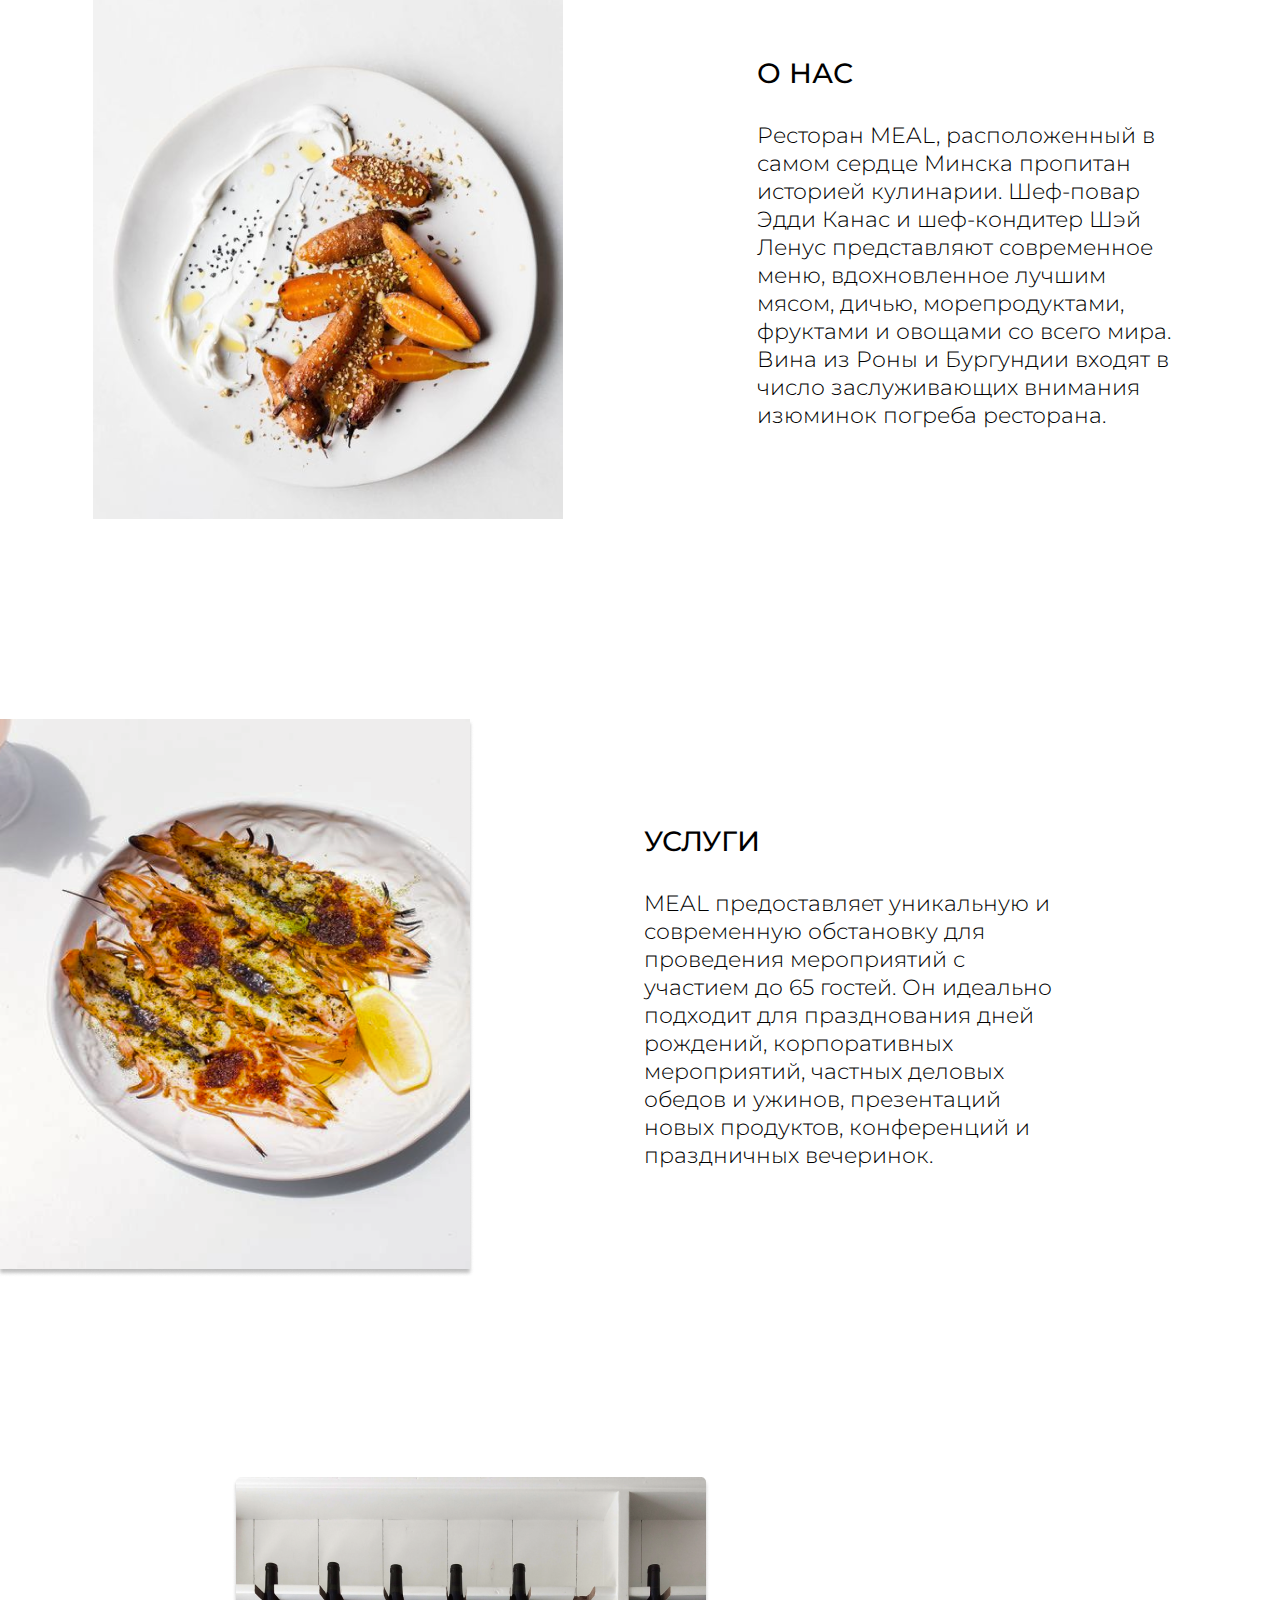
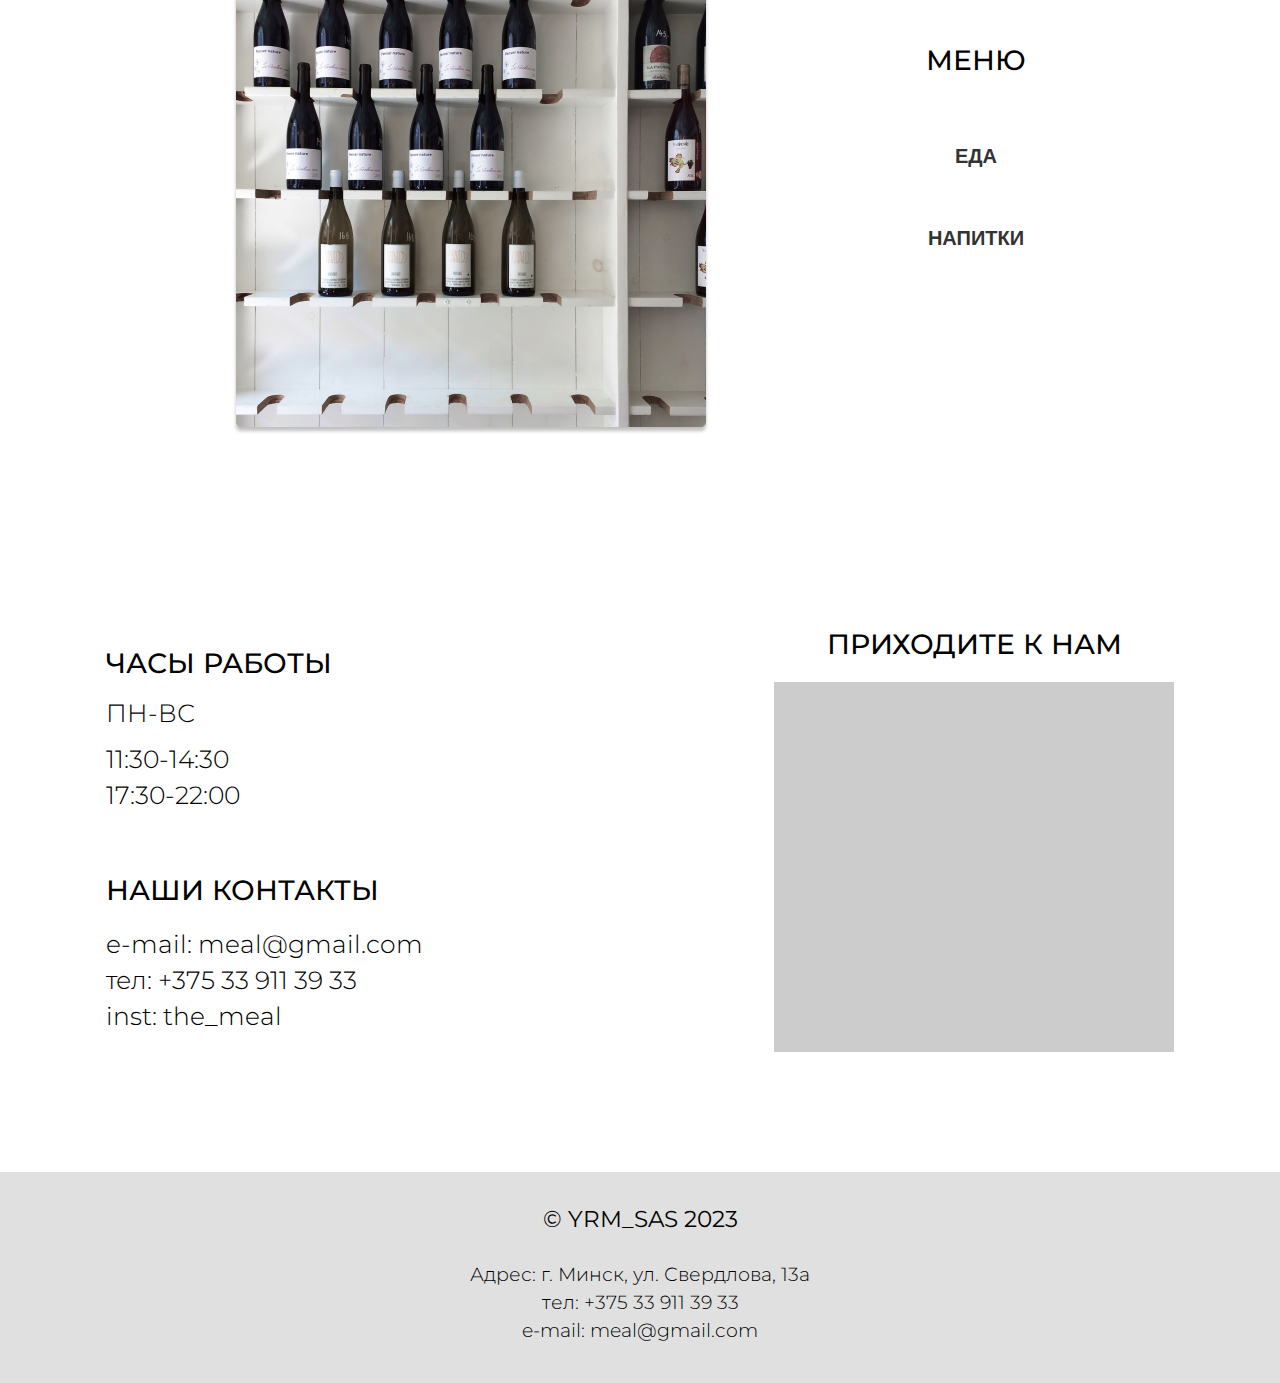
<file: minimalism/index-css.html>
<html lang="en">
  <head>
    <meta charset="UTF-8" />
    <meta http-equiv="X-UA-Compatible" content="IE=edge" />
    <meta name="viewport" content="width=device-width, initial-scale=1.0" />
    <title>Document</title>

    <link rel="stylesheet" href="./css/hamburger-css.css" />
    <link rel="stylesheet" href="./css/style.css" />
    <link rel="preconnect" href="https://fonts.googleapis.com" />
    <link rel="preconnect" href="https://fonts.gstatic.com" crossorigin />
    <link
      href="https://fonts.googleapis.com/css2?family=Montserrat:wght@300;400;500;600&display=swap"
      rel="stylesheet"
    />
  </head>
  <body>
    <div class="hamburger-menu">
      <input id="menu__toggle" type="checkbox" />
      <label class="menu__btn" for="menu__toggle">
        <span></span>
      </label>

      <ul class="menu__box">
        <li><a class="menu__item" href="#home">Главная</a></li>
        <li><a class="menu__item" href="#advatage">Услуги</a></li>
        <li><a class="menu__item" href="#about">О нас</a></li>
        <li><a class="menu__item" href="#contact">Контакты</a></li>
      </ul>
    </div>

    <div class="welcome" id="home">
      <div class="welcome__logo">
        <img src="./img/welcome-logo.png" alt="" />
      </div>
      <div class="welcome__picture">
        <img src="./img/welcome-picture.png" alt="" />
      </div>
    </div>
    <div class="wine">
      <div class="wine__picture">
        <img src="./img/wine-img.png" alt="" />
      </div>
      <div class="wine__title">
        Изысканная европейская кухня & Бургундское вино
      </div>
    </div>
    <div class="about">
      <div class="about__picture">
        <img src="./img/about.png" alt="" />
      </div>
      <div class="about__txt">
        <div class="about__title">О НАС</div>
        <div class="about__desc">
          Ресторан MEAL, расположенный в самом сердце Минска пропитан историей
          кулинарии. Шеф-повар Эдди Канас и шеф-кондитер Шэй Ленус представляют
          современное меню, вдохновленное лучшим мясом, дичью, морепродуктами,
          фруктами и овощами со всего мира. Вина из Роны и Бургундии входят в
          число заслуживающих внимания изюминок погреба ресторана.
        </div>
      </div>
    </div>
    <div class="advantage wine" id="advatage">
      <div class="wine__picture">
        <img src="./img/advantage.png" alt="" />
      </div>
      <div class="about__txt">
        <div class="about__title">УСЛУГИ</div>
        <div class="about__desc">
          MEAL предоставляет уникальную и современную обстановку для проведения
          мероприятий с участием до 65 гостей. Он идеально подходит для
          празднования дней рождений, корпоративных мероприятий, частных деловых
          обедов и ужинов, презентаций новых продуктов, конференций и
          праздничных вечеринок.
        </div>
      </div>
    </div>
    <div class="about" id="about">
      <div class="about__picture">
        <img src="./img/menu-picture.png" alt="" />
      </div>
      <div class="menu">
        <div class="menu__title">МЕНЮ</div>
        <div class="menu__list">
          <div class="menu__item">ЕДА</div>
          <div class="menu__item">НАПИТКИ</div>
        </div>
      </div>
    </div>
    <div class="contact" id="contact">
      <div class="contact__info">
        <div class="contact__block">
          <div class="contact__title">ЧАСЫ РАБОТЫ</div>
          <div class="contact__subtitle">ПН-ВС</div>
          <div class="contact__item">11:30-14:30</div>
          <div class="contact__item">17:30-22:00</div>
        </div>
        <div class="contact__block">
          <div class="contact__title">НАШИ КОНТАКТЫ</div>
          <div class="contact__item">
            e-mail: <a href="mailto:meal@gmail.com">meal@gmail.com</a>
          </div>
          <div class="contact__item">
            тел: <a href="tel:375339113933">+375 33 911 39 33</a>
          </div>
          <div class="contact__item">inst: the_meal</div>
        </div>
      </div>
      <div class="contact__map" id="contact">
        <div class="contact__map-title">ПРИХОДИТЕ К НАМ</div>
        <iframe
          src="https://www.google.com/maps/embed?pb=!1m18!1m12!1m3!1d2351.27843546871!2d27.556690815859046!3d53.891254880096824!2m3!1f0!2f0!3f0!3m2!1i1024!2i768!4f13.1!3m3!1m2!1s0x46dbcfdb12398d2d%3A0xda87e12c7d16133f!2z0JHQtdC70L7RgNGD0YHRgdC60LjQuSDQs9C-0YHRg9C00LDRgNGB0YLQstC10L3QvdGL0Lkg0YLQtdGF0L3QvtC70L7Qs9C40YfQtdGB0LrQuNC5INGD0L3QuNCy0LXRgNGB0LjRgtC10YI!5e0!3m2!1sru!2sby!4v1670428840375!5m2!1sru!2sby"
          width="400"
          height="370"
          style="border: 0"
          allowfullscreen=""
          loading="lazy"
          referrerpolicy="no-referrer-when-downgrade"
        ></iframe>
      </div>
    </div>
    <footer class="footer">
      <div class="container">
        <div class="footer__main">
          <div class="footer__copyright">© YRM_SAS 2023</div>
          <div class="footer__link">Адрес: г. Минск, ул. Свердлова, 13а</div>
          <div class="footer__link">
            тел: <a href="tel:375339113933">+375 33 911 39 33</a>
          </div>
          <div class="footer__link">
            e-mail: <a href="mailto:meal@gmail.com">meal@gmail.com</a>
          </div>
        </div>
      </div>
    </footer>
  </body>
</html>
</file>
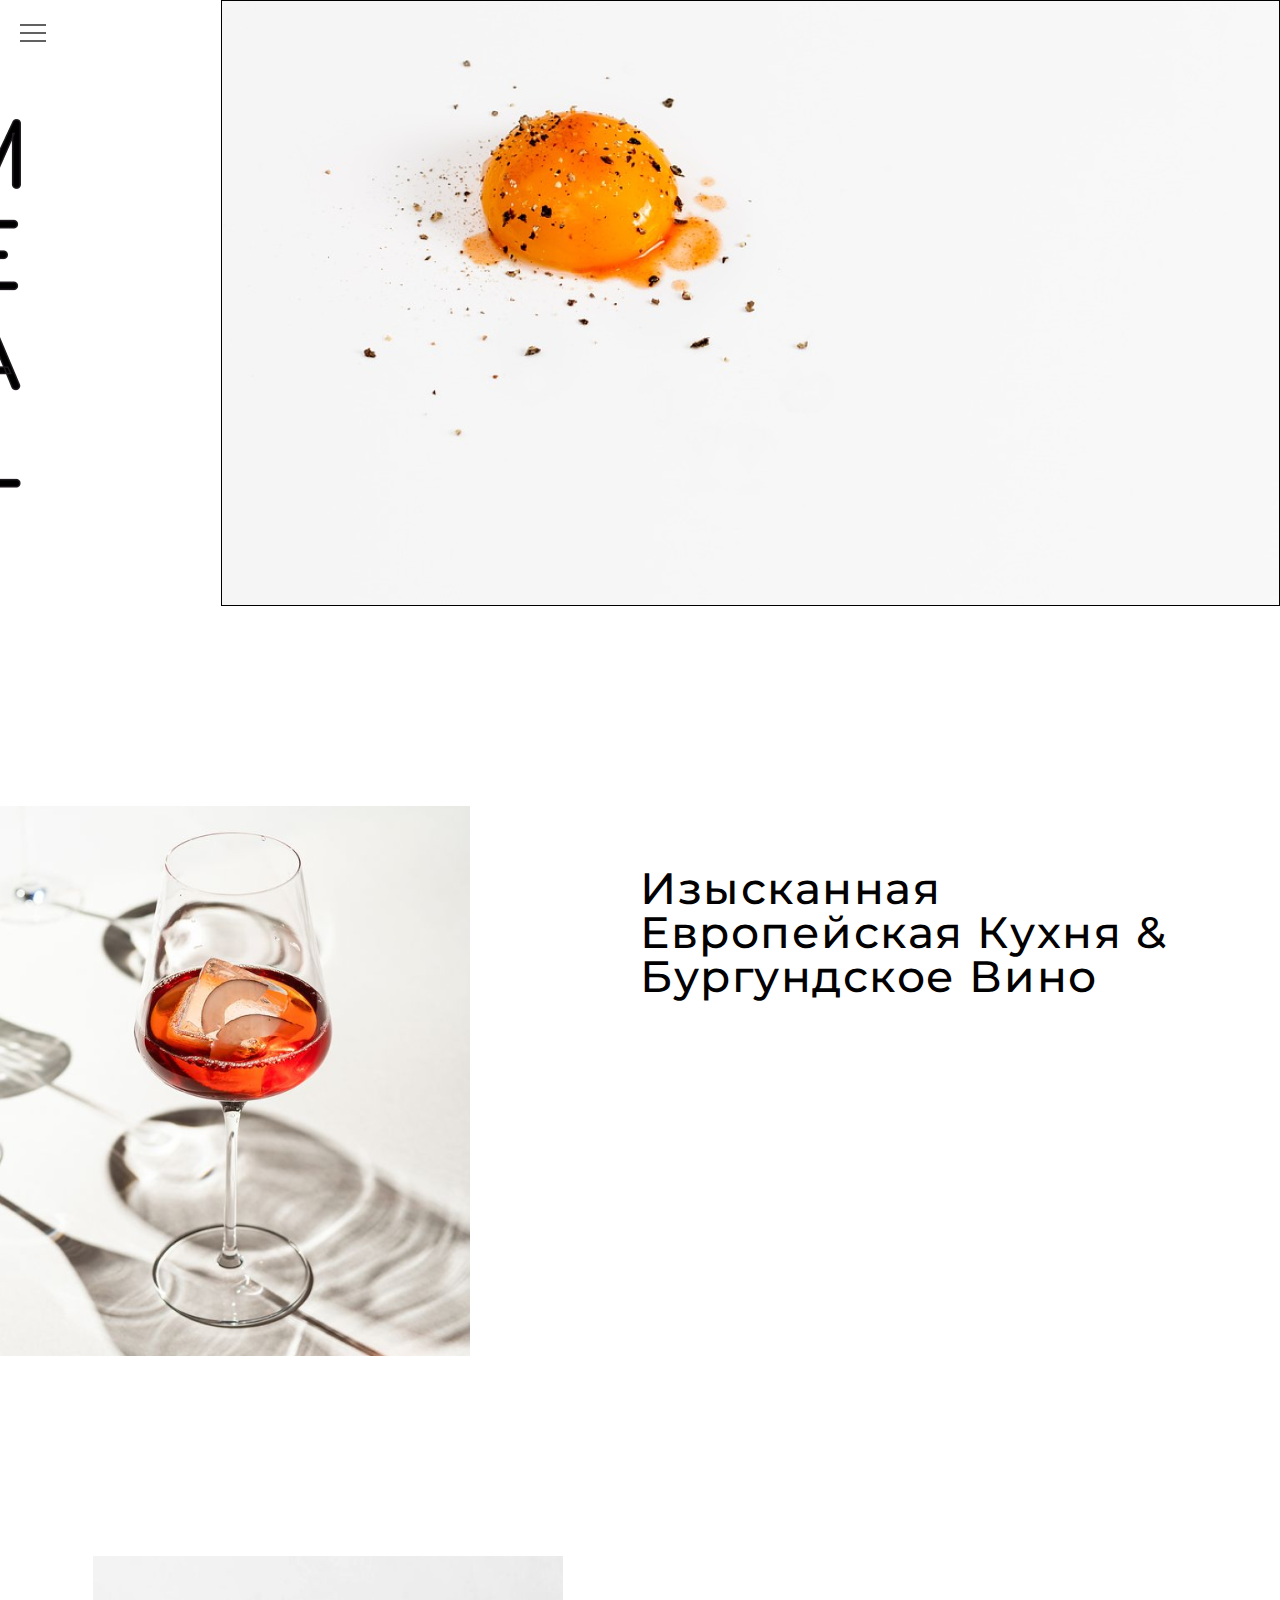
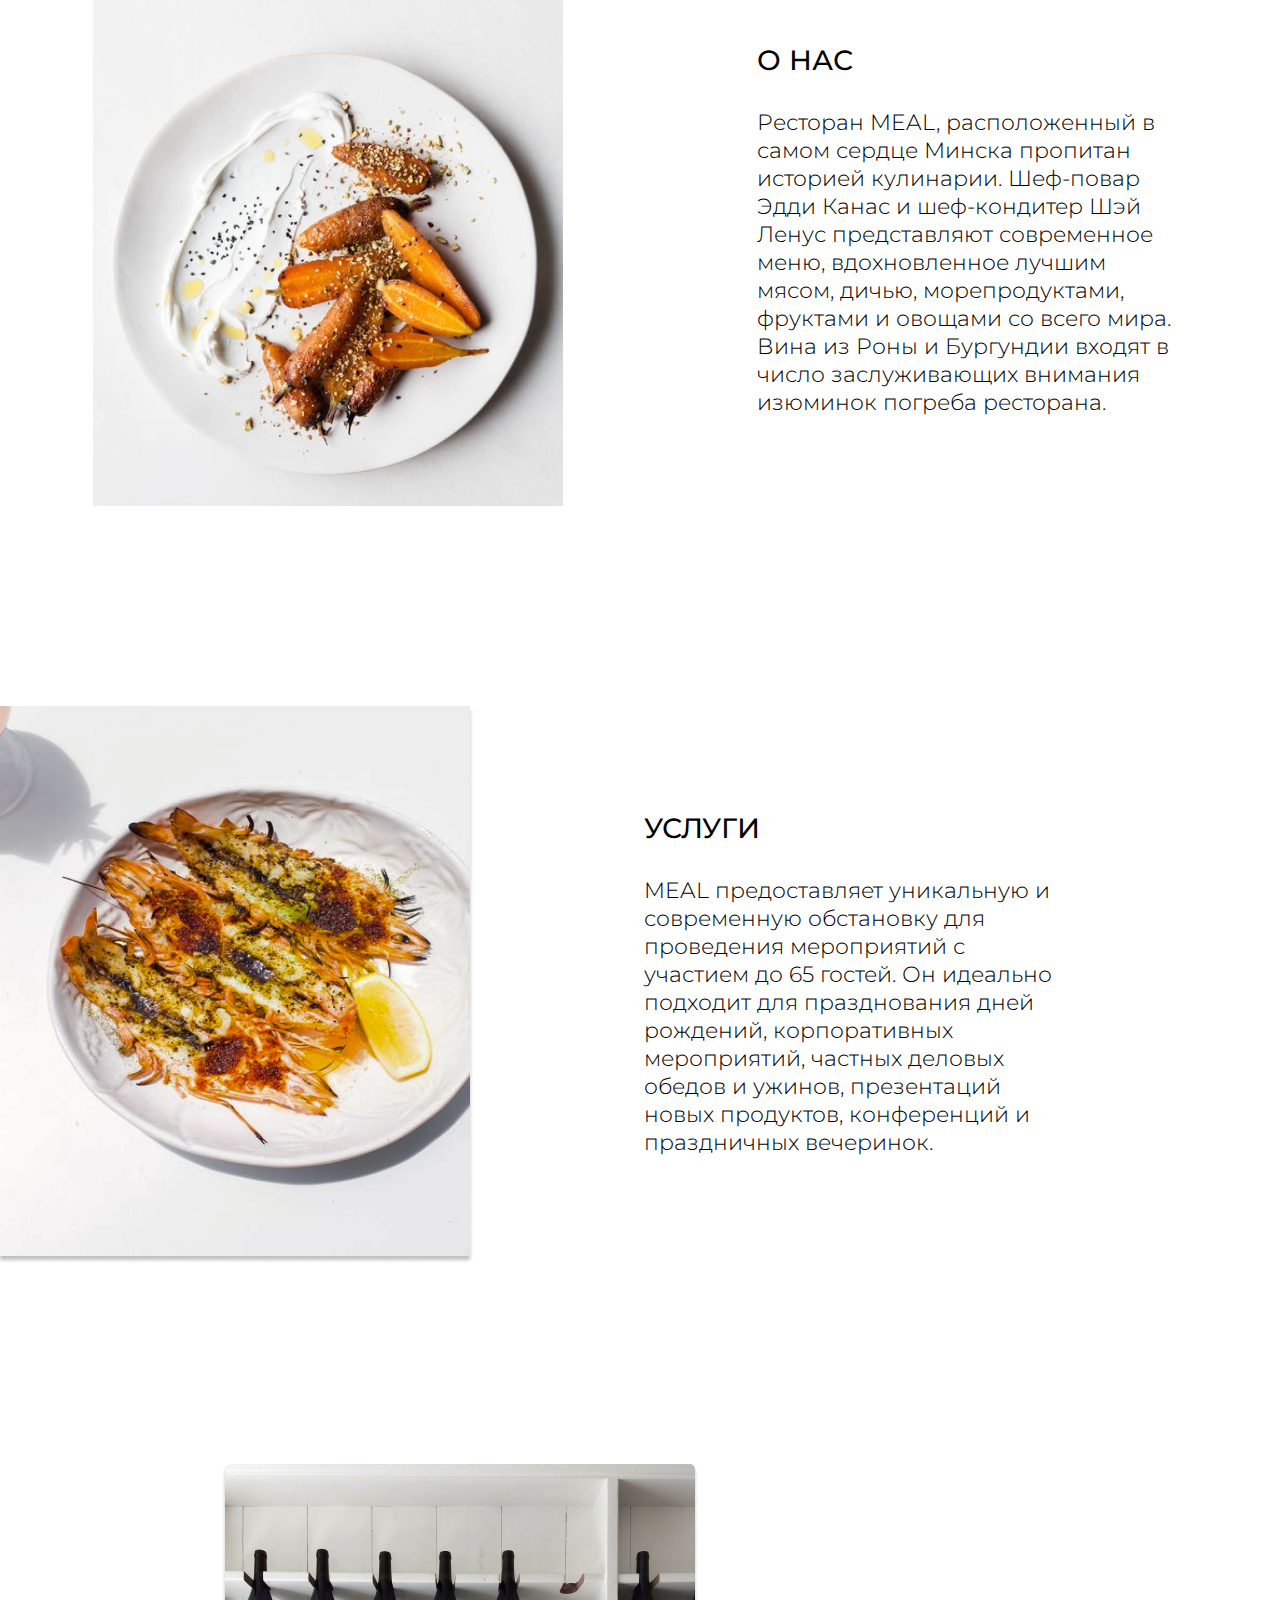
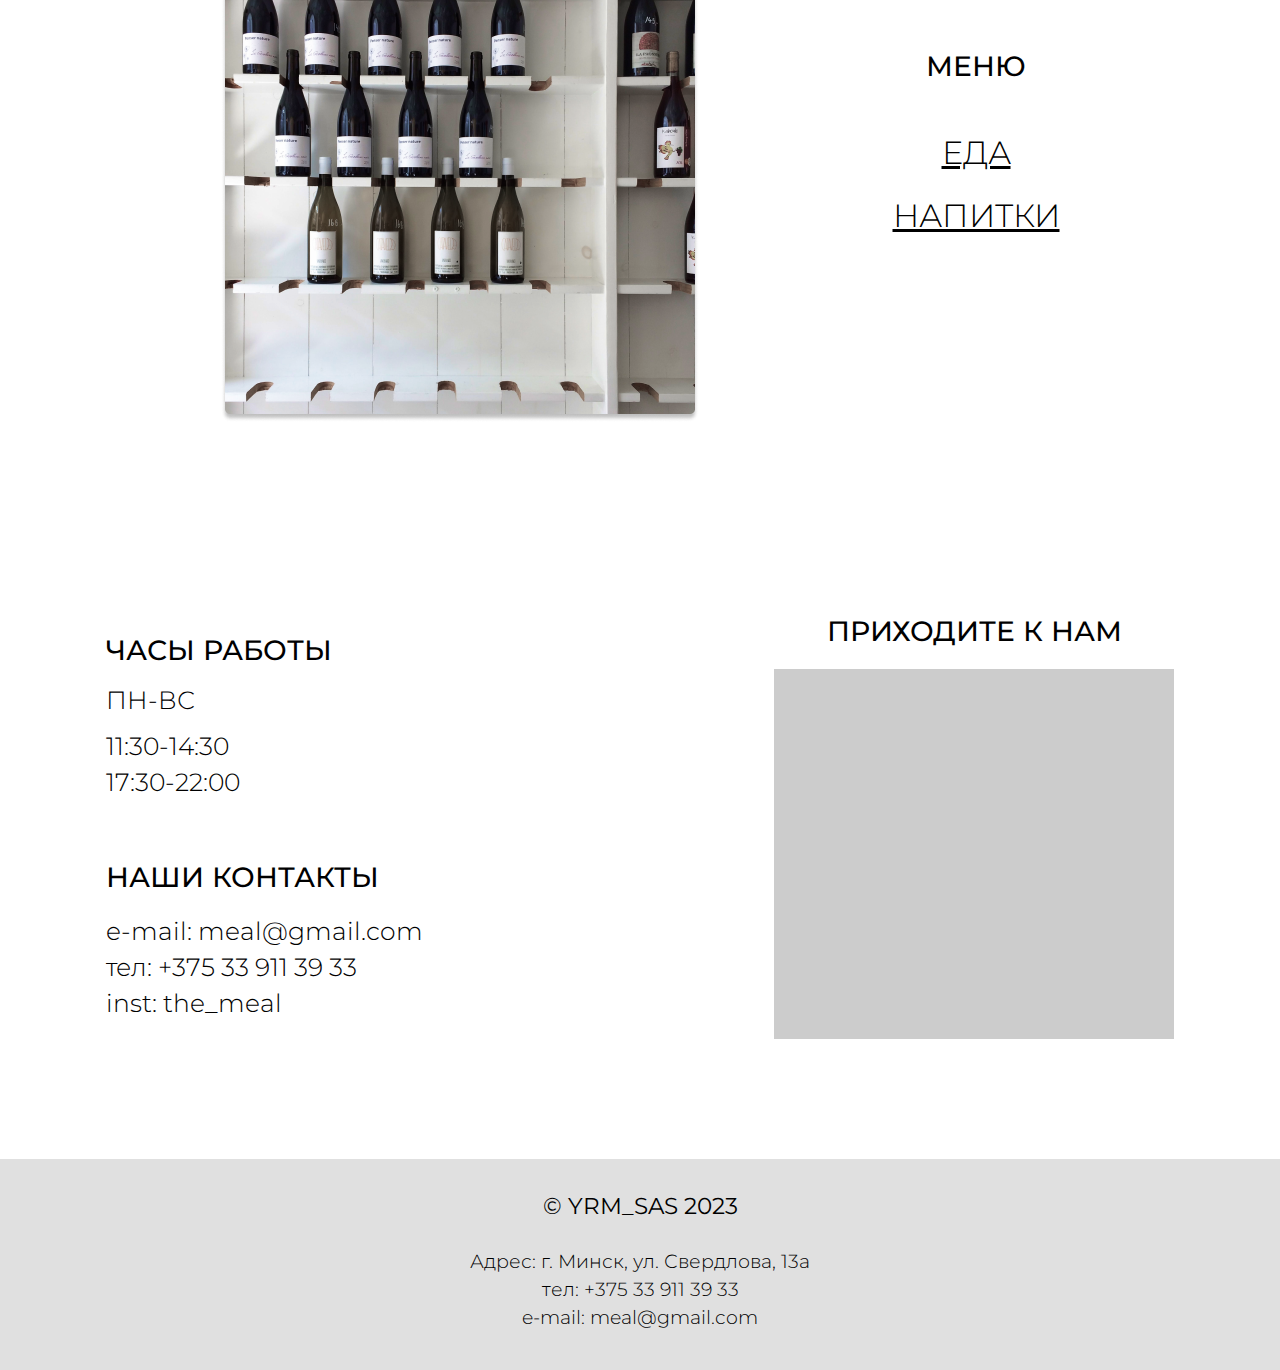
<file: minimalism/index-js.html>
<html lang="en">
  <head>
    <meta charset="UTF-8" />
    <meta http-equiv="X-UA-Compatible" content="IE=edge" />
    <meta name="viewport" content="width=device-width, initial-scale=1.0" />
    <title>Document</title>

    <link rel="stylesheet" href="./css/hamburger-js.css" />
    <link rel="stylesheet" href="./css/style.css" />
    <link rel="preconnect" href="https://fonts.googleapis.com" />
    <link rel="preconnect" href="https://fonts.gstatic.com" crossorigin />
    <link
      href="https://fonts.googleapis.com/css2?family=Montserrat:wght@300;400;500;600&display=swap"
      rel="stylesheet"
    />

    <script src="./js/burger.js" defer></script>
  </head>
  <body>
    <div class="hamburger-menu">
      <label class="menu__btn">
        <span></span>
      </label>

      <ul class="menu__box">
        <li><a class="menu__item" href="#home">Главная</a></li>
        <li><a class="menu__item" href="#advatage">Услуги</a></li>
        <li><a class="menu__item" href="#about">О нас</a></li>
        <li><a class="menu__item" href="#contact">Контакты</a></li>
      </ul>
    </div>

    <div class="welcome" id="home">
      <div class="welcome__logo">
        <img src="./img/welcome-logo.png" alt="" />
      </div>
      <div class="welcome__picture">
        <img src="./img/welcome-picture.png" alt="" />
      </div>
    </div>
    <div class="wine">
      <div class="wine__picture">
        <img src="./img/wine-img.png" alt="" />
      </div>
      <div class="wine__title">
        Изысканная европейская кухня & Бургундское вино
      </div>
    </div>
    <div class="about">
      <div class="about__picture">
        <img src="./img/about.png" alt="" />
      </div>
      <div class="about__txt">
        <div class="about__title">О НАС</div>
        <div class="about__desc">
          Ресторан MEAL, расположенный в самом сердце Минска пропитан историей
          кулинарии. Шеф-повар Эдди Канас и шеф-кондитер Шэй Ленус представляют
          современное меню, вдохновленное лучшим мясом, дичью, морепродуктами,
          фруктами и овощами со всего мира. Вина из Роны и Бургундии входят в
          число заслуживающих внимания изюминок погреба ресторана.
        </div>
      </div>
    </div>
    <div class="advantage wine" id="advatage">
      <div class="wine__picture">
        <img src="./img/advantage.png" alt="" />
      </div>
      <div class="about__txt">
        <div class="about__title">УСЛУГИ</div>
        <div class="about__desc">
          MEAL предоставляет уникальную и современную обстановку для проведения
          мероприятий с участием до 65 гостей. Он идеально подходит для
          празднования дней рождений, корпоративных мероприятий, частных деловых
          обедов и ужинов, презентаций новых продуктов, конференций и
          праздничных вечеринок.
        </div>
      </div>
    </div>
    <div class="about" id="about">
      <div class="about__picture">
        <img src="./img/menu-picture.png" alt="" />
      </div>
      <div class="menu">
        <div class="menu__title">МЕНЮ</div>
        <div class="menu__list">
          <div class="menu__item-page">ЕДА</div>
          <div class="menu__item-page">НАПИТКИ</div>
        </div>
      </div>
    </div>
    <div class="contact" id="contact">
      <div class="contact__info">
        <div class="contact__block">
          <div class="contact__title">ЧАСЫ РАБОТЫ</div>
          <div class="contact__subtitle">ПН-ВС</div>
          <div class="contact__item">11:30-14:30</div>
          <div class="contact__item">17:30-22:00</div>
        </div>
        <div class="contact__block">
          <div class="contact__title">НАШИ КОНТАКТЫ</div>
          <div class="contact__item">
            e-mail: <a href="mailto:meal@gmail.com">meal@gmail.com</a>
          </div>
          <div class="contact__item">
            тел: <a href="tel:375339113933">+375 33 911 39 33</a>
          </div>
          <div class="contact__item">inst: the_meal</div>
        </div>
      </div>
      <div class="contact__map" id="contact">
        <div class="contact__map-title">ПРИХОДИТЕ К НАМ</div>
        <iframe
          src="https://www.google.com/maps/embed?pb=!1m18!1m12!1m3!1d2351.27843546871!2d27.556690815859046!3d53.891254880096824!2m3!1f0!2f0!3f0!3m2!1i1024!2i768!4f13.1!3m3!1m2!1s0x46dbcfdb12398d2d%3A0xda87e12c7d16133f!2z0JHQtdC70L7RgNGD0YHRgdC60LjQuSDQs9C-0YHRg9C00LDRgNGB0YLQstC10L3QvdGL0Lkg0YLQtdGF0L3QvtC70L7Qs9C40YfQtdGB0LrQuNC5INGD0L3QuNCy0LXRgNGB0LjRgtC10YI!5e0!3m2!1sru!2sby!4v1670428840375!5m2!1sru!2sby"
          width="400"
          height="370"
          style="border: 0"
          allowfullscreen=""
          loading="lazy"
          referrerpolicy="no-referrer-when-downgrade"
        ></iframe>
      </div>
    </div>
    <footer class="footer">
      <div class="container">
        <div class="footer__main">
          <div class="footer__copyright">© YRM_SAS 2023</div>
          <div class="footer__link">Адрес: г. Минск, ул. Свердлова, 13а</div>
          <div class="footer__link">
            тел: <a href="tel:375339113933">+375 33 911 39 33</a>
          </div>
          <div class="footer__link">
            e-mail: <a href="mailto:meal@gmail.com">meal@gmail.com</a>
          </div>
        </div>
      </div>
    </footer>
  </body>
</html>
</file>
<file: classic/css/style.css>
* {
  margin: 0;
  padding: 0;
  box-sizing: border-box;
}

html {
  scroll-behavior: smooth;
}
body {
  font-family: "Montserrat", sans-serif;
}
a {
  text-decoration: none;
  color: #000;
}

.container {
  width: 100%;
  max-width: 1064px;
  margin: auto;
}

.welcome {
  min-height: 600px;
  height: 100vh;
  width: 100%;

  background-image: url(./../img/welcome-bh.png);
  background-size: cover;
  background-position: center center;
  background-repeat: no-repeat;
  background-attachment: fixed;

  display: flex;
  justify-content: center;
  align-items: center;
  overflow: hidden;
}
.welcome__logo {
  transition: all;
  opacity: 1;
  animation-name: welcome-logo;
  animation-duration: 2s;
  transform: translateX(-600px);
}
@keyframes welcome-logo {
  0% {
    opacity: 0;
    transform: translate(-600px, 20%);
  }
  100% {
    opacity: 1;
    transform: translate(-600px, 0);
  }
}

.header {
  padding-top: 50px;
  padding-bottom: 50px;
}
.header__logo {
  position: absolute;
  left: 0;
  transform: translateX(-100%);
}
.header__main {
  position: relative;
  display: flex;
  flex-direction: row;
  align-items: center;
  justify-content: flex-end;
  gap: 120px;
}
.header__link {
  font-style: normal;
  font-weight: 400;
  font-size: 25px;
  line-height: 28px;
  transition: all 0.25s;
}
.header__link:hover {
  opacity: 0.5;
}

.head {
  padding-top: 70px;
  padding-bottom: 70px;
  display: flex;
  flex-direction: column;
  gap: 40px;
}
.head__title {
  padding-left: 160px;
  font-style: normal;
  font-weight: 500;
  font-size: 37px;
  line-height: 30px;
  letter-spacing: 0.035em;
  text-transform: capitalize;
  font-feature-settings: "kern" off;
}
.head__desc {
  font-style: normal;
  font-weight: 400;
  font-size: 25px;
  line-height: 30px;
}

.article {
  display: flex;
  flex-direction: s;
}

.article {
  display: flex;
  justify-content: space-between;
}
.col-1 {
  max-width: 400px;
}
.col-2 {
  max-width: 480px;
  display: flex;
  flex-direction: column;
  align-items: center;
}
.col-2 img {
  margin-top: 120px;
  margin-bottom: 120px;
}
.about {
  display: flex;
  flex-direction: column;
  gap: 34px;
  max-width: 450px;
}
.about__title {
  font-style: normal;
  font-weight: 500;
  font-size: 28px;
  line-height: 28px;
  padding-left: 60px;
}
.about__desc {
  font-style: normal;
  font-weight: 300;
  font-size: 22px;
  line-height: 26px;
}
.about__txt {
  font-style: normal;
  font-weight: 300;
  font-size: 22px;
  line-height: 26px;
  margin-top: 120px;
  margin-bottom: 120px;
}

.menu {
  padding-top: 170px;
  display: flex;
  flex-direction: column;
  gap: 63px;
  align-items: center;
  justify-content: center;
}
.menu__title {
  font-style: normal;
  font-weight: 500;
  font-size: 28px;
  line-height: 19px;
}
.menu__list {
  display: flex;
  flex-direction: column;
  align-items: center;
  justify-content: center;
  gap: 34px;
}
.menu__link {
  font-style: normal;
  font-weight: 300;
  font-size: 32px;
  line-height: 28px;
  border-bottom: 1px solid #000;
}

.contact {
  display: flex;
  flex-direction: row;
  align-items: center;
  gap: 140px;
  justify-content: space-around;
  padding-bottom: 120px;
}
.contact__info {
  display: flex;
  flex-direction: column;
  gap: 68px;
}
.contact__block {
}
.contact__title {
  font-style: normal;
  font-weight: 500;
  font-size: 28px;
  line-height: 19px;
  padding-bottom: 26px;
}
.contact__subtitle {
  font-style: normal;
  font-weight: 300;
  font-size: 25px;
  line-height: 28px;
  padding-bottom: 14px;
}
.contact__item {
  font-style: normal;
  font-weight: 300;
  font-size: 25px;
  line-height: 36px;
}
.contact__map {
  display: flex;
  flex-direction: column;
  gap: 28px;
  align-items: center;
  justify-content: center;
}
.contact__map-title {
  font-style: normal;
  font-weight: 500;
  font-size: 28px;
  line-height: 19px;
}
.contact__map iframe {
  background-color: #ccc;
}

.footer {
  padding-top: 38px;
  padding-bottom: 38px;
  background-color: #e0e0e0;
}
.footer__main {
  display: flex;
  flex-direction: column;
  align-items: center;
  justify-content: center;
}
.footer__copyright {
  font-style: normal;
  font-weight: 400;
  font-size: 23px;
  line-height: 19px;
  padding-bottom: 32px;
}
.footer__link {
  font-style: normal;
  font-weight: 300;
  font-size: 19px;
  line-height: 28px;
}
</file>
<file: grunge/css/style.css>
@font-face {
  font-family: "Capture It";
  src: url(./../font/Capture-it.ttf);
}

* {
  margin: 0;
  padding: 0;
  box-sizing: border-box;
}

body {
  font-family: "Montserrat", sans-serif;
  background-image: url(./../img/g.png);
}

.welcome {
  display: flex;
  justify-content: flex-end;
}
.header {
  height: 116px;
  display: flex;
  flex-direction: row;
  align-items: center;
  justify-content: center;
  gap: 120px;
  margin-top: -220px;
}
.header__logo {
}
.header__link {
  font-family: "Capture it";
  font-style: normal;
  font-weight: 400;
  font-size: 27px;
  line-height: 28px;
  color: #000;
  text-decoration: none;
  transition: all 0.3s;
}
.header__link:hover {
  color: #721515;
}

.banner {
  width: fit-content;
  margin: auto;
  margin-top: 200px;
  margin-bottom: 90px;
  font-family: "Capture it";
  background-image: url(./../img/banner-bg.png);
  background-repeat: no-repeat;
  padding: 40px 0 0 50px;
  font-style: normal;
  font-weight: 400;
  font-size: 37px;
  letter-spacing: 0.035em;
  text-transform: capitalize;
  font-feature-settings: "kern" off;

  color: #000000;
}

.article {
  max-width: 905px;
  margin: auto;
  font-style: normal;
  font-weight: 400;
  font-size: 27px;
  line-height: 30px;
}
.article-title {
  display: block;
  font-family: "Capture it";
  font-style: normal;
  font-weight: 400;
  font-size: 36px;
  line-height: 28px;
  padding-left: 30px;
  padding-bottom: 30px;
  color: #000000;
}

.gallery {
  height: 440px;
  position: relative;
  margin-bottom: 50px;
}
.gallery > img {
  position: absolute;
  left: 50%;
  top: 0;
}
.gallery__list {
  position: relative;
  margin: auto;
  max-width: 900px;
  overflow-x: scroll;
  z-index: 10;
  height: inherit;
  display: flex;
  flex-direction: row;
  justify-content: center;
  align-items: center;
  gap: 50px;
}
.gallery__item {
  transition: all 0.3s;
}
.gallery__item:hover {
  transform: translateY(-10px);
}

.abott {
  margin: auto;
  width: fit-content;
  display: flex;
  flex-direction: row;
  justify-content: center;
  align-items: center;
  margin-top: 100px;
  margin-bottom: 160px;
}
.abott__reverse {
  flex-direction: row-reverse;
  margin-right: 150px;
}
.about__img {
}
.about__txt {
  max-width: 364px;
  font-style: normal;
  font-weight: 400;
  font-size: 21px;
  line-height: 28px;
}

.menu {
  display: flex;
  margin-bottom: 200px;
}
.menu__row {
  display: flex;
  align-items: center;
  margin: auto;
  justify-content: center;
}
.menu__col:first-child {
  margin-top: -100px;
  margin-right: -50px;
}
.menu__col:last-child {
  margin-bottom: -50px;
}
.menu__col-2 {
  width: 525px;
  height: 365px;
  background-image: url(./../img/menu-bg.png);
  background-repeat: no-repeat;
  display: flex;
  align-items: center;
  justify-content: center;
  gap: 62px;
  flex-direction: column;
}

.nav__title {
  font-family: "Capture it";
  font-style: normal;
  font-weight: 400;
  font-size: 36px;
  line-height: 19px;
  color: #fff;
}
.nav {
  display: flex;
  flex-direction: column;
  align-items: center;
  justify-content: center;
  gap: 35px;
}
.nav-link {
  font-style: normal;
  font-weight: 400;
  font-size: 30px;
  line-height: 28px;
  text-decoration-line: underline;
  color: #ffffff;
}

.abott {
}

.about__img {
}
.about__txt {
}
.about__h3 {
  font-family: "Capture it";
  font-style: normal;
  font-weight: 400;
  font-size: 36px;
  line-height: 28px;
  padding-left: 30px;
  padding-bottom: 40px;
}

.contact {
  display: flex;
  flex-direction: row;
  align-items: center;
  gap: 140px;
  justify-content: space-around;
  padding-bottom: 120px;
}
.contact__info {
  display: flex;
  flex-direction: column;
  gap: 68px;
}
.contact__block {
}
.contact__title {
  font-style: normal;
  font-weight: 500;
  font-size: 28px;
  line-height: 19px;
  padding-bottom: 26px;
}
.contact__subtitle {
  font-style: normal;
  font-weight: 300;
  font-size: 25px;
  line-height: 28px;
  padding-bottom: 14px;
}
.contact__item {
  font-style: normal;
  font-weight: 300;
  font-size: 25px;
  line-height: 36px;
}
.contact__item a {
  text-decoration: none;
  color: #000000;
}
.contact__map {
  display: flex;
  flex-direction: column;
  gap: 28px;
  align-items: center;
  justify-content: center;
}
.contact__map-title {
  font-style: normal;
  font-weight: 500;
  font-size: 28px;
  line-height: 19px;
}
.contact__map iframe {
  background-color: #ccc;
}
.contact-reverse {
  flex-direction: row-reverse;
  justify-content: center;
}
.footer {
  padding-top: 38px;
  padding-bottom: 38px;
  background-color: #e0e0e0;
}
.footer__main {
  display: flex;
  flex-direction: column;
  align-items: center;
  justify-content: center;
}
.footer__copyright {
  font-style: normal;
  font-weight: 400;
  font-size: 23px;
  line-height: 19px;
  padding-bottom: 32px;
}
.footer__link {
  font-style: normal;
  font-weight: 300;
  font-size: 19px;
  line-height: 28px;
}
.footer__link a {
  text-decoration: none;
  color: #000000;
}
</file>
<file: metro/css/style.css>
@font-face {
  font-family: "Bebas Neue Cyrillic";
  src: url(./../font/ofont.ru_Bebas\ Neue.ttf);
}
* {
  margin: 0;
  padding: 0;
  box-sizing: border-box;
}
body {
  font-family: "Montserrat";
  overflow-x: hidden;
}

.welcome {
  min-height: 100vh;
  background-image: url(./../img/welcome-bg.png);
  background-position: center center;
  background-size: cover;
  background-repeat: no-repeat;

  display: flex;
  justify-content: flex-end;
  align-items: center;
}
.header {
  background: rgba(27, 27, 27, 0.26);
  height: inherit;
  display: flex;
  flex-direction: column;
  gap: 64px;
  width: 765px;
  margin-right: 5%;
}
.header__logo {
  height: 179px;
  display: flex;
  align-items: center;
  justify-content: center;
  background-color: #cacfc4;
  position: relative;
}
.header__logo > .r {
  position: absolute;
}
.header__nav {
  display: flex;
  flex-wrap: wrap;
  justify-content: space-between;
  row-gap: 42px;
  position: relative;
}
.header__nav > .r {
  position: absolute;
  top: 36px;
  left: 40px;
}
.header__link {
  width: 364px;
  height: 195px;
  background-color: #cacfc4;

  font-family: "Bebas Neue Cyrillic";
  font-style: normal;
  font-weight: 400;
  font-size: 48px;
  line-height: 28px;
  letter-spacing: 0.2em;
  color: #ffffff;
  text-decoration: none;
  display: flex;
  align-items: center;
  justify-content: center;
}

.container {
  max-width: 1351px;
  margin: auto;
}
.block-1 {
  display: flex;
  justify-content: space-between;
  height: 445px;
  margin-top: 100px;
  margin-bottom: 100px;
  position: relative;
}
.block-1 > .r {
  position: absolute;
  top: 36px;
  left: 40px;
}
.block__left {
  height: 100%;
  width: 900px;
  background: #cacfc4;
  display: flex;
  flex-direction: column;
  gap: 42px;
  justify-content: center;
  align-items: flex-end;
}
.block__title {
  font-family: "Bebas Neue Cyrillic";
  font-style: normal;
  font-weight: 400;
  font-size: 37px;
  letter-spacing: 0.1em;
  text-transform: capitalize;
  font-feature-settings: "kern" off;
  color: #000000;
  padding-right: 300px;
}
.block__paragraph {
  max-width: 806px;
  font-style: normal;
  font-weight: 400;
  font-size: 27px;
  line-height: 30px;
  color: #000000;
}
.block__right {
  display: flex;
  align-items: center;
  background: #cacfc4;
  padding-right: 100px;
}

.block-2 {
  display: flex;
  justify-content: space-between;
}
.block-2__left {
  width: 349px;
  height: 394px;
  display: flex;
  align-items: center;
  background: #efe8cc;
  position: relative;
}
.block-2__right {
  display: flex;
  flex-direction: row;
  gap: 56px;
  position: relative;
}
.block-2__left > .r {
  position: absolute;
  left: -170px;
  top: 60px;
}
.block-2__col-1 > .r {
  position: absolute;
  top: 30px;
  left: 52px;
}
.block-2__col-1 {
  height: 456px;
  position: relative;
}
.block-2__txt {
  padding: 92px 52px 50px 86px;
  font-style: normal;
  font-weight: 300;
  font-size: 20px;
  line-height: 28px;
  background: #efe8cc;
  width: 515px;
  height: 456px;
}
.block-2__col-2 {
  width: 338px;
  height: 456px;
  background: #efe8cc;
  display: flex;
  align-items: center;
  justify-content: center;
  position: relative;
}
.block-2__col-2 > .r {
  position: absolute;
  top: 42px;
  right: -110px;
}
.block-3 {
  display: flex;
  justify-content: space-between;
  align-items: flex-end;
}
.block-3__left {
  display: flex;
  align-items: center;
  justify-content: center;
  height: 511px;
  width: 336px;
  background: #cacfc4;
  position: relative;
}
.block-3__left > .r {
  position: absolute;
  top: 34px;
  left: -100px;
}
.block-3__right {
  width: 901px;
  height: 425px;
  display: flex;
  justify-content: center;
  align-items: center;
  gap: 100px;
  background: #cacfc4;
  position: relative;
}
.block-3__right > .r {
  position: absolute;
  top: 46px;
  left: 39px;
}
.block-3__parahraph {
  max-width: 484px;
  font-style: normal;
  font-weight: 400;
  font-size: 22px;
  line-height: 28px;
}

.col {
  margin-top: 60px;
  display: flex;
  gap: 110px;
}
.col-1 {
  width: 336px;
}
.col-1__block {
  width: 100%;
  height: 300px;
  margin-bottom: 66px;
  display: flex;
  justify-content: center;
  align-items: flex-end;
  padding-bottom: 35px;
  background: #cacfc4;
  position: relative;
}
.col-1__block > .r {
  position: absolute;
  top: 43px;
  left: -100px;
}

.col-1__block-2 {
  width: 100%;
  height: 485px;
  margin-bottom: 138px;
  padding: 27px 0 0 30px;
  background: #cacfc4;
}
.col-1__bloc-03 {
  width: 100%;
  height: 456px;
  display: flex;
  align-items: center;
  justify-content: center;
  background: #efe8cc;
  position: relative;
}
.col-1__bloc-03 > .r {
  position: absolute;
  top: 41px;
  left: -100px;
}

.col-2 {
  display: flex;
  justify-content: space-between;
  gap: 48px;
}
.col-2-2 {
  width: 515px;
}
.col-2-2__block-1 {
  display: flex;
  flex-direction: column;
  align-items: center;
  justify-content: center;
  gap: 35px;

  width: 100%;
  height: 366px;
  background: #efe8cc;
  margin-bottom: 71px;
  position: relative;
}
.col-2-2__block-1 > .r {
  position: absolute;
  top: 43px;
  left: 35px;
}
.col-2-2__block-2 {
  width: 515px;
  height: 414px;
  display: flex;
  align-items: center;
  justify-content: center;
  background: #cacfc4;
  margin-bottom: 138px;
  position: relative;
}
.col-2-2__block-2 > .r {
  position: absolute;
  top: 46px;
  left: 35px;
}
.menu__link {
  font-style: normal;
  font-weight: 400;
  font-size: 30px;
  line-height: 28px;
  text-decoration-line: underline;
  color: #000000;
}
.menu__txt {
  font-style: normal;
  font-weight: 400;
  font-size: 20px;
  line-height: 28px;
  color: #000000;
  width: 366px;
}
.col-2-2__block-3 {
  width: 515px;
  height: 456px;
  display: flex;
  align-items: center;
  justify-content: center;
  background: #efe8cc;
  position: relative;
}
.col-2-2__block-3 > .r {
  position: absolute;
  top: 46px;
  left: 35px;
}

.col-2-3 {
}
.col-2-3__block-1 {
  width: 338px;
  height: 366px;
  background: #efe8cc;
  display: flex;
  align-items: center;
  justify-content: center;
  margin-bottom: 71px;
}
.col-2-3__block-2 {
  width: 338px;
  height: 414px;
  background: #efe8cc;
  display: flex;
  align-items: center;
  justify-content: center;
  margin-bottom: 138px;
  position: relative;
}
.col-2-3__block-3 {
  width: 338px;
  height: 456px;
  background: #efe8cc;
  display: flex;
  align-items: center;
  justify-content: center;
  position: relative;
}
.col-2-3__block-2 > .r,
.col-2-3__block-3 > .r {
  position: absolute;
  top: 45px;
  left: 24px;
}

.contact {
  margin-top: 100px;
  display: flex;
  flex-direction: row;
  align-items: center;
  gap: 140px;
  justify-content: center;
  padding-bottom: 120px;
}
.contact__info {
  display: flex;
  flex-direction: column;
  gap: 68px;
  background: #efe8cc;
  width: 635px;
  padding: 60px 0 60px 120px;
}
.contact__block {
}
.contact__title {
  font-style: normal;
  font-weight: 500;
  font-size: 28px;
  line-height: 19px;
  padding-bottom: 26px;
}
.contact__subtitle {
  font-style: normal;
  font-weight: 300;
  font-size: 25px;
  line-height: 28px;
  padding-bottom: 14px;
}
.contact__item {
  font-style: normal;
  font-weight: 300;
  font-size: 25px;
  line-height: 36px;
}
.contact__item a {
  text-decoration: none;
  color: #000000;
}
.contact__map {
  display: flex;
  flex-direction: column;
  gap: 28px;
  align-items: center;
  justify-content: center;
  background: #efe8cc;
  padding: 60px 120px;
}
.contact__map-title {
  font-style: normal;
  font-weight: 500;
  font-size: 28px;
  line-height: 19px;
}
.contact__map iframe {
  background-color: #ccc;
}
.contact-reverse {
  flex-direction: row-reverse;
}
.footer {
  padding-top: 38px;
  padding-bottom: 38px;
  background-color: #e0e0e0;
}
.footer__main {
  display: flex;
  flex-direction: column;
  align-items: center;
  justify-content: center;
}
.footer__copyright {
  font-style: normal;
  font-weight: 400;
  font-size: 23px;
  line-height: 19px;
  padding-bottom: 32px;
}
.footer__link {
  font-style: normal;
  font-weight: 300;
  font-size: 19px;
  line-height: 28px;
}
.footer__link a {
  text-decoration: none;
  color: #000000;
}
</file>
<file: minimalism/css/hamburger-css.css>
#menu__toggle {
  opacity: 0;
}

#menu__toggle:checked ~ .menu__btn > span {
  transform: rotate(45deg);
}
#menu__toggle:checked ~ .menu__btn > span::before {
  top: 0;
  transform: rotate(0);
}
#menu__toggle:checked ~ .menu__btn > span::after {
  top: 0;
  transform: rotate(90deg);
}
#menu__toggle:checked ~ .menu__box {
  visibility: visible;
  left: 0;
}

.menu__btn {
  display: flex;
  align-items: center;
  position: fixed;
  top: 20px;
  left: 20px;

  width: 26px;
  height: 26px;

  cursor: pointer;
  z-index: 1;
}

.menu__btn > span,
.menu__btn > span::before,
.menu__btn > span::after {
  display: block;
  position: absolute;

  width: 100%;
  height: 2px;

  background-color: #616161;

  transition-duration: 0.25s;
}
.menu__btn > span::before {
  content: "";
  top: -8px;
}
.menu__btn > span::after {
  content: "";
  top: 8px;
}

.menu__box {
  display: block;
  position: fixed;
  visibility: hidden;
  top: 0;
  left: -100%;

  width: 300px;
  height: 100%;

  margin: 0;
  padding: 80px 0;

  list-style: none;

  background-color: #eceff1;
  box-shadow: 1px 0px 6px rgba(0, 0, 0, 0.2);

  transition-duration: 0.25s;
}

.menu__item {
  display: block;
  padding: 12px 24px;

  color: #333;

  font-family: "Roboto", sans-serif;
  font-size: 20px;
  font-weight: 600;

  text-decoration: none;

  transition-duration: 0.25s;
}
.menu__item:hover {
  background-color: #cfd8dc;
}
</file>
<file: minimalism/css/style.css>
* {
  margin: 0;
  padding: 0;
  box-sizing: border-box;
}

html {
  scroll-behavior: smooth;
}
body {
  font-family: "Montserrat", sans-serif;
}

.welcome {
  display: flex;
  align-items: center;
  justify-content: flex-end;
  gap: 200px;
  margin-bottom: 200px;
}
.welcome__logo {
}
.welcome__picture {
  max-width: 1059px;
}

.wine {
  display: flex;
  gap: 170px;
  justify-content: flex-start;
  margin-bottom: 200px;
}
.wine__picture {
}
.wine__title {
  max-width: 545px;
  padding-top: 60px;
  font-style: normal;
  font-weight: 500;
  font-size: 44px;
  line-height: 44px;
  letter-spacing: 0.035em;
  text-transform: capitalize;
  font-feature-settings: "kern" off;
  color: #000000;
}

.about {
  display: flex;
  flex-direction: row;
  align-items: center;
  justify-content: center;
  gap: 194px;
  margin-bottom: 200px;
}
.about__picture {
}
.about__txt {
  display: flex;
  flex-direction: column;
  gap: 35px;
}
.about__title {
  font-style: normal;
  font-weight: 500;
  font-size: 28px;
  line-height: 28px;
}
.about__desc {
  max-width: 431px;
  font-style: normal;
  font-weight: 300;
  font-size: 22px;
  line-height: 28px;
}
.advantage {
  align-items: center;
}

.about {
}
.about__picture {
}
.menu {
  display: flex;
  flex-direction: column;
  align-items: center;
  justify-content: center;
  gap: 63px;
}
.menu__title {
  font-style: normal;
  font-weight: 500;
  font-size: 28px;
  line-height: 19px;
}
.menu__list {
  display: flex;
  flex-direction: column;
  gap: 35px;
  align-items: center;
  justify-content: center;
}
.menu__item-page {
  font-style: normal;
  font-weight: 300;
  font-size: 32px;
  line-height: 28px;
  text-decoration-line: underline;
}

.contact {
  display: flex;
  flex-direction: row;
  align-items: center;
  gap: 140px;
  justify-content: space-around;
  padding-bottom: 120px;
}
.contact__info {
  display: flex;
  flex-direction: column;
  gap: 68px;
}
.contact__block {
}
.contact__title {
  font-style: normal;
  font-weight: 500;
  font-size: 28px;
  line-height: 19px;
  padding-bottom: 26px;
}
.contact__subtitle {
  font-style: normal;
  font-weight: 300;
  font-size: 25px;
  line-height: 28px;
  padding-bottom: 14px;
}
.contact__item {
  font-style: normal;
  font-weight: 300;
  font-size: 25px;
  line-height: 36px;
}
.contact__item a {
  text-decoration: none;
  color: #000000;
}
.contact__map {
  display: flex;
  flex-direction: column;
  gap: 28px;
  align-items: center;
  justify-content: center;
}
.contact__map-title {
  font-style: normal;
  font-weight: 500;
  font-size: 28px;
  line-height: 19px;
}
.contact__map iframe {
  background-color: #ccc;
}

.footer {
  padding-top: 38px;
  padding-bottom: 38px;
  background-color: #e0e0e0;
}
.footer__main {
  display: flex;
  flex-direction: column;
  align-items: center;
  justify-content: center;
}
.footer__copyright {
  font-style: normal;
  font-weight: 400;
  font-size: 23px;
  line-height: 19px;
  padding-bottom: 32px;
}
.footer__link {
  font-style: normal;
  font-weight: 300;
  font-size: 19px;
  line-height: 28px;
}
.footer__link a {
  text-decoration: none;
  color: #000000;
}
</file>
<file: minimalism/css/hamburger-js.css>
#menu__toggle {
  opacity: 0;
}

.menu__btn.active > span {
  transform: rotate(45deg);
}
.menu__btn.active > span::before {
  top: 0;
  transform: rotate(0);
}
.menu__btn.active > span::after {
  top: 0;
  transform: rotate(90deg);
}
.menu__btn.active ~ .menu__box {
  visibility: visible;
  left: 0;
}

.menu__btn {
  display: flex;
  align-items: center;
  position: fixed;
  top: 20px;
  left: 20px;

  width: 26px;
  height: 26px;

  cursor: pointer;
  z-index: 1;
}

.menu__btn > span,
.menu__btn > span::before,
.menu__btn > span::after {
  display: block;
  position: absolute;

  width: 100%;
  height: 2px;

  background-color: #616161;

  transition-duration: 0.25s;
}
.menu__btn > span::before {
  content: "";
  top: -8px;
}
.menu__btn > span::after {
  content: "";
  top: 8px;
}

.menu__box {
  display: block;
  position: fixed;
  visibility: hidden;
  top: 0;
  left: -100%;

  width: 300px;
  height: 100%;

  margin: 0;
  padding: 80px 0;

  list-style: none;

  background-color: #eceff1;
  box-shadow: 1px 0px 6px rgba(0, 0, 0, 0.2);

  transition-duration: 0.25s;
}

.menu__item {
  display: block;
  padding: 12px 24px;

  color: #333;

  font-family: "Roboto", sans-serif;
  font-size: 20px;
  font-weight: 600;

  text-decoration: none;

  transition-duration: 0.25s;
}
.menu__item:hover {
  background-color: #cfd8dc;
}
</file>
